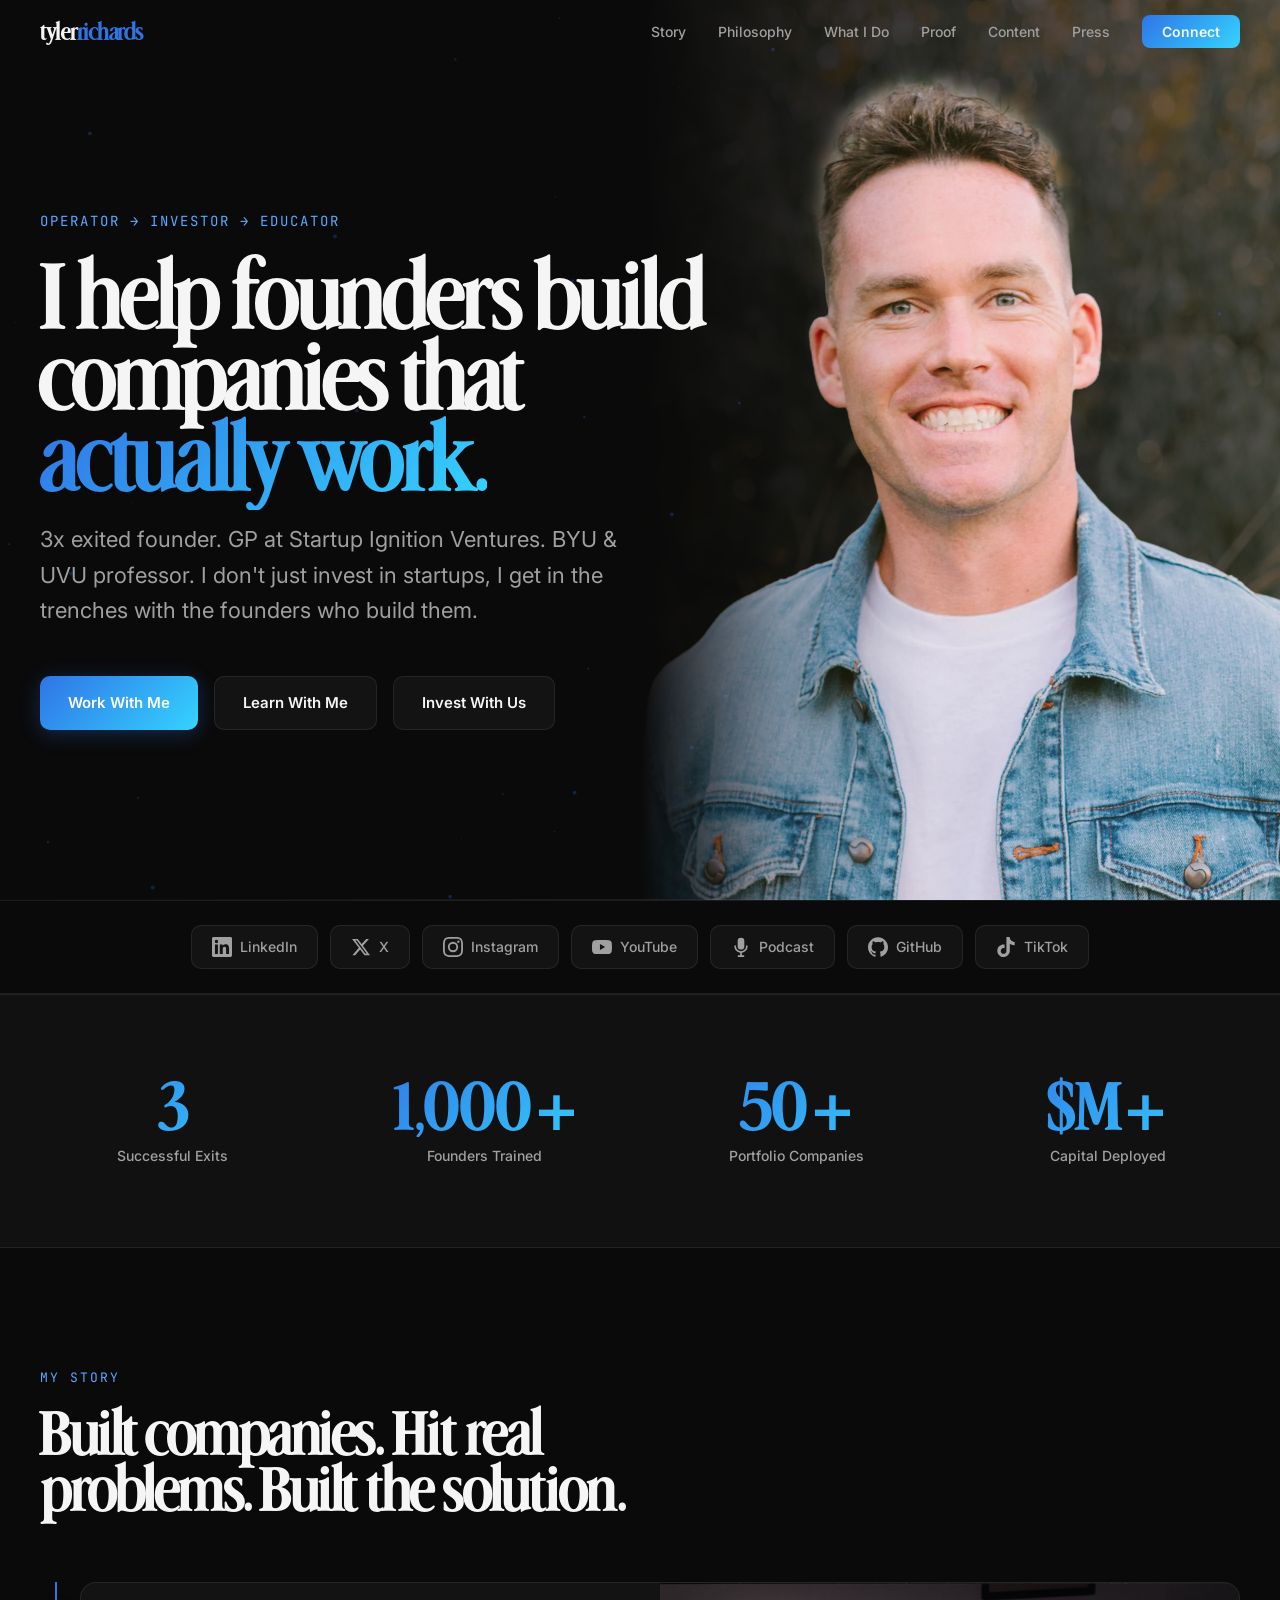
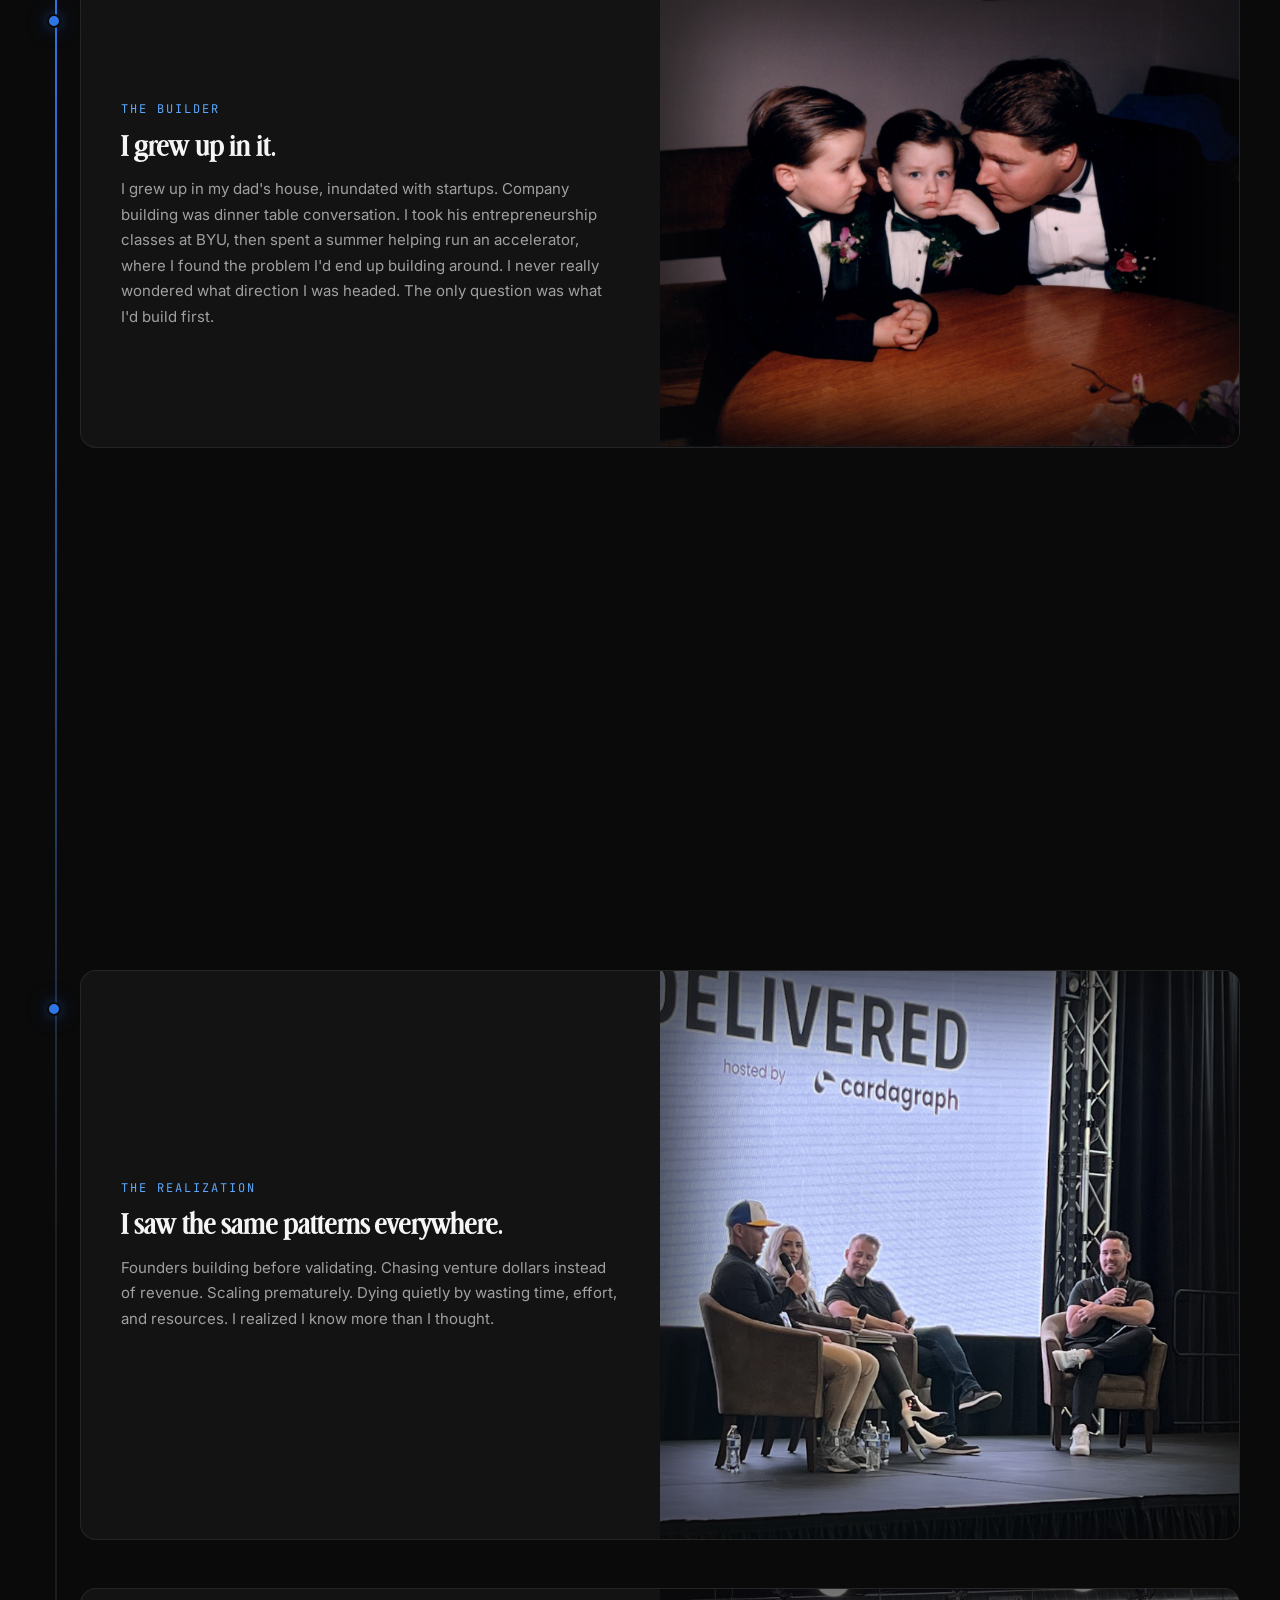
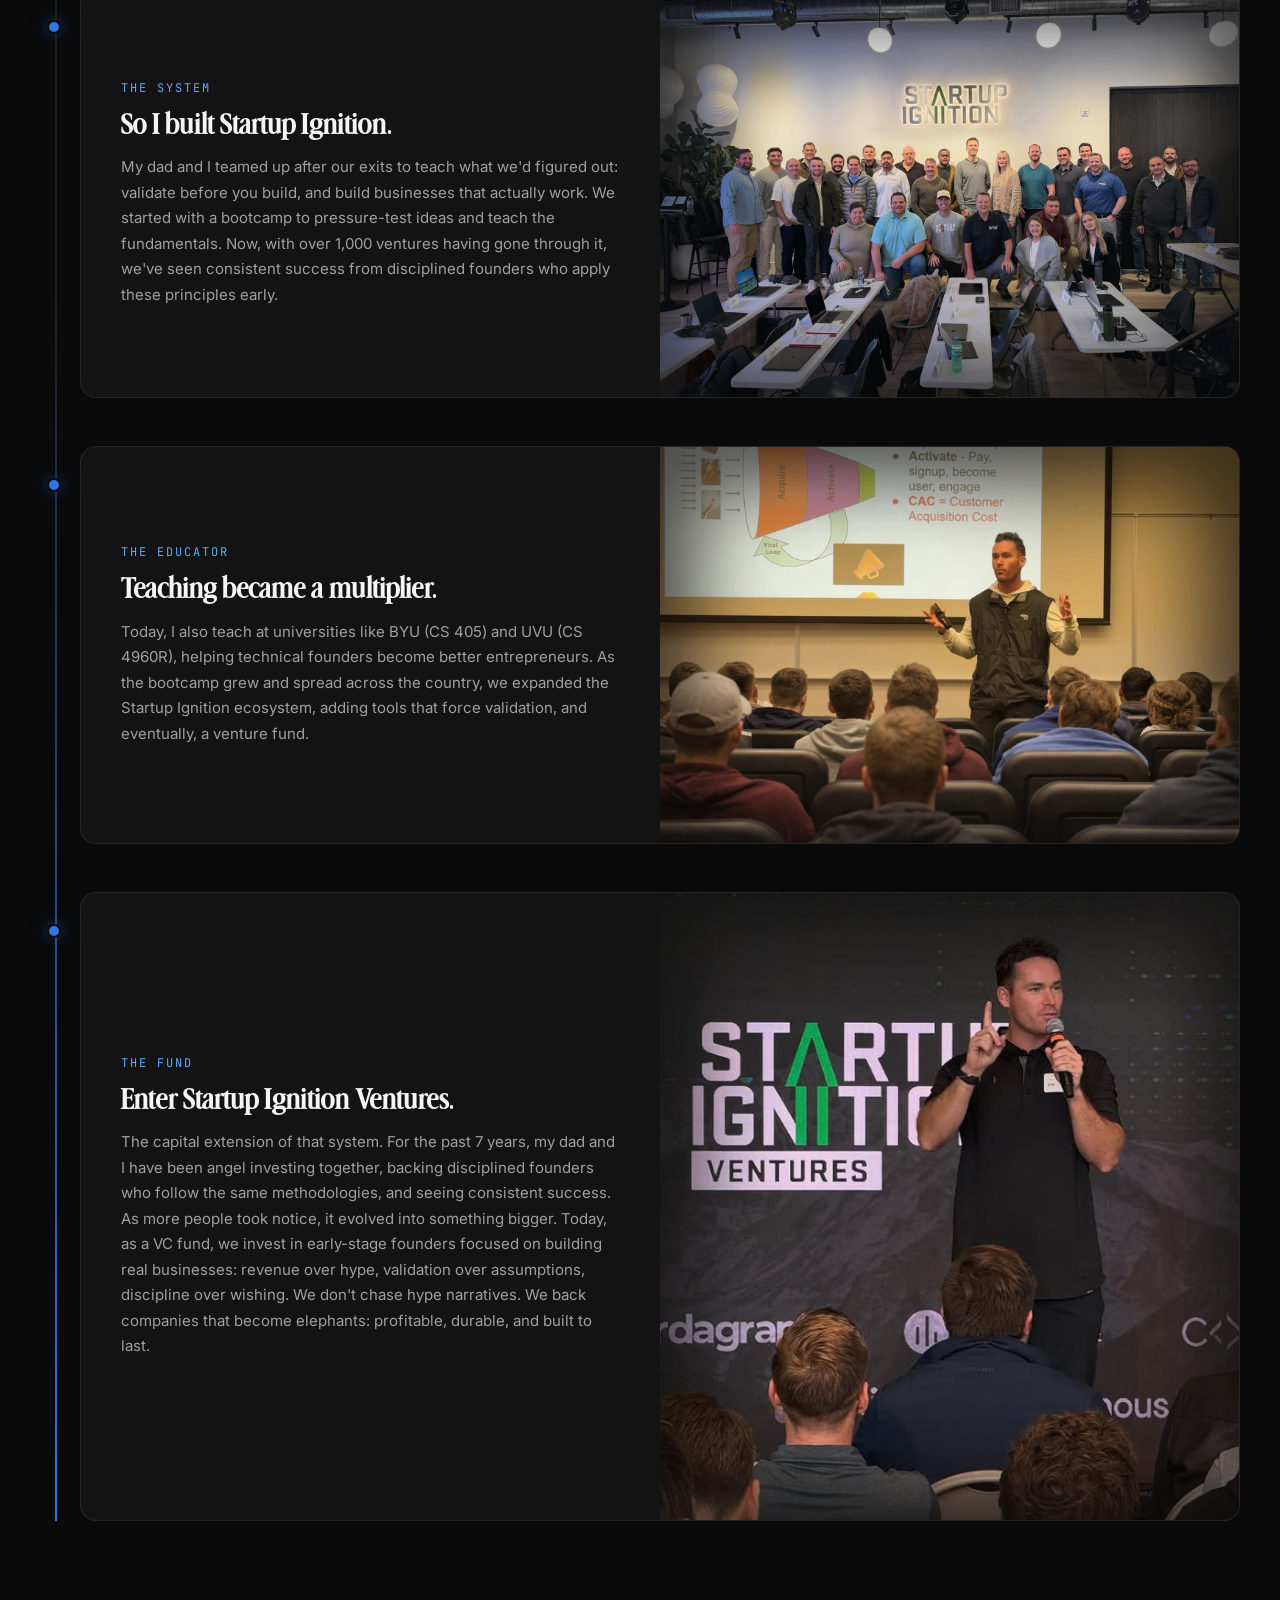
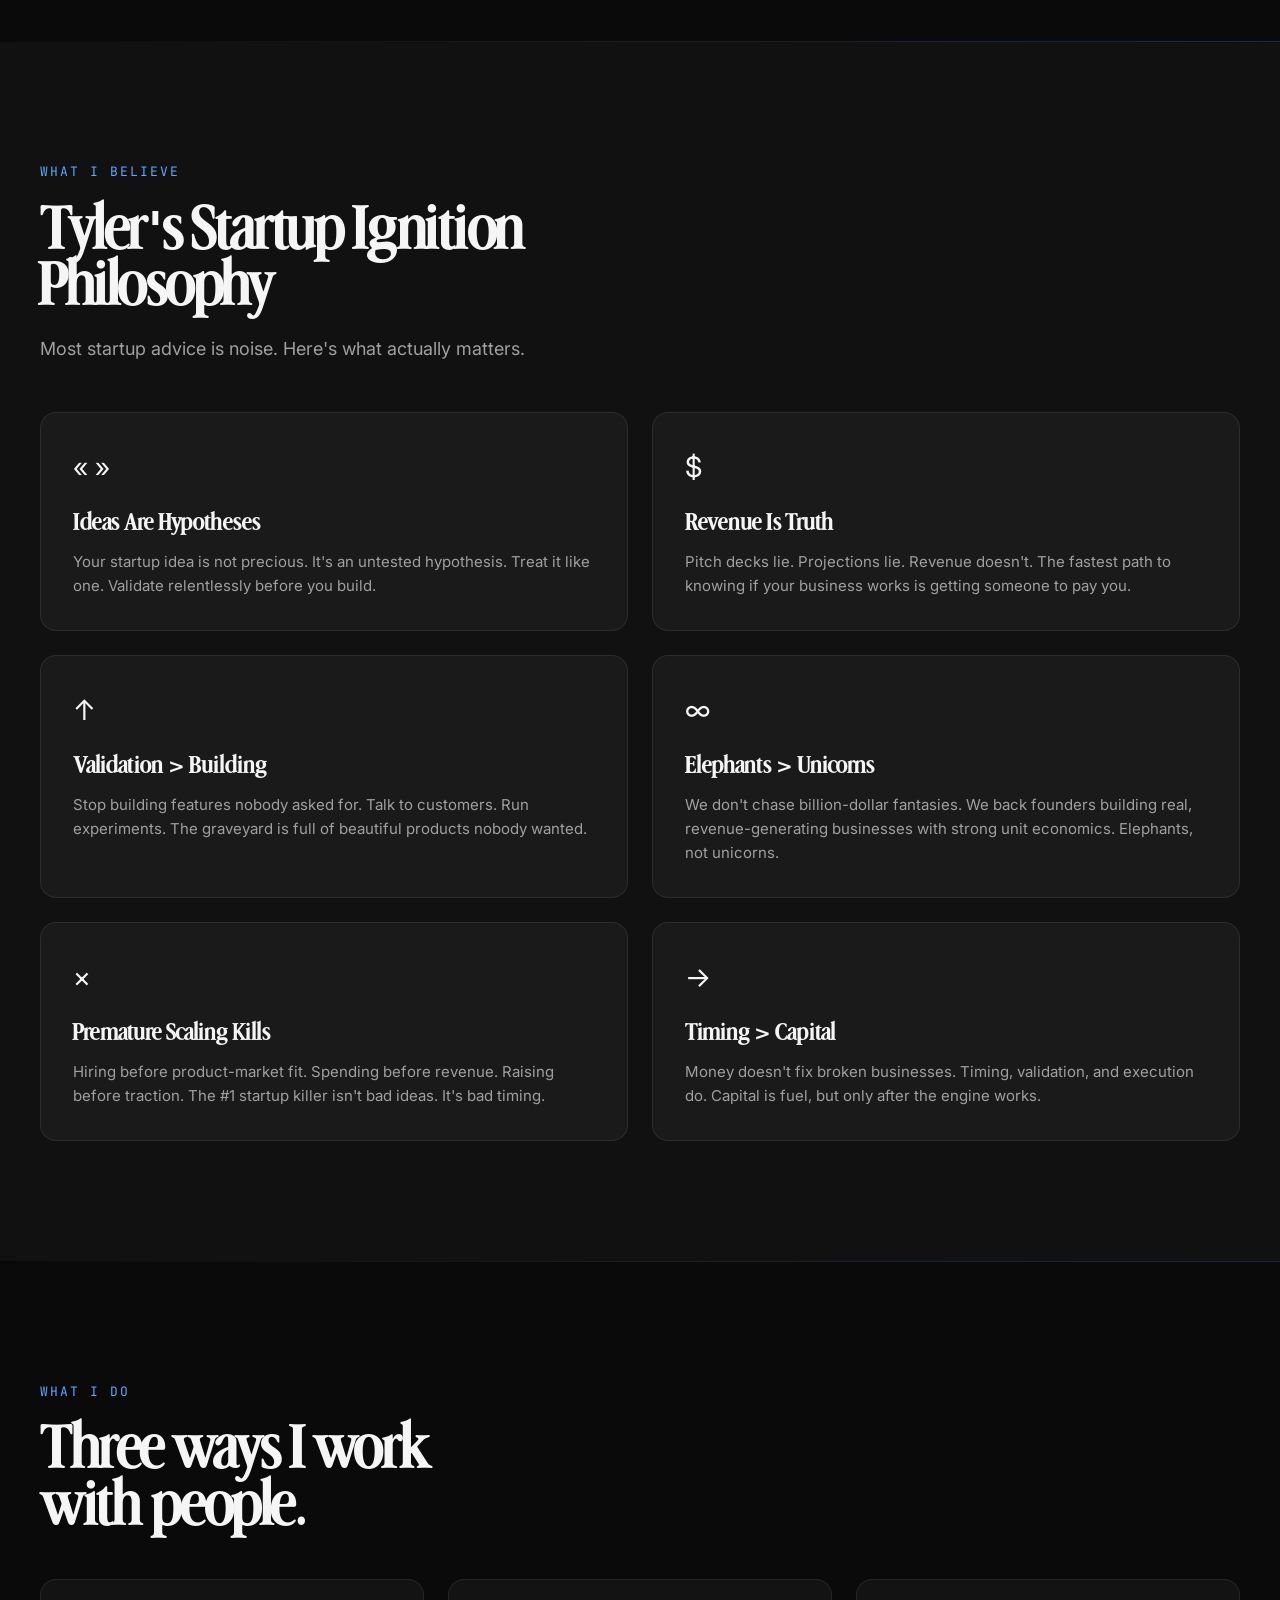
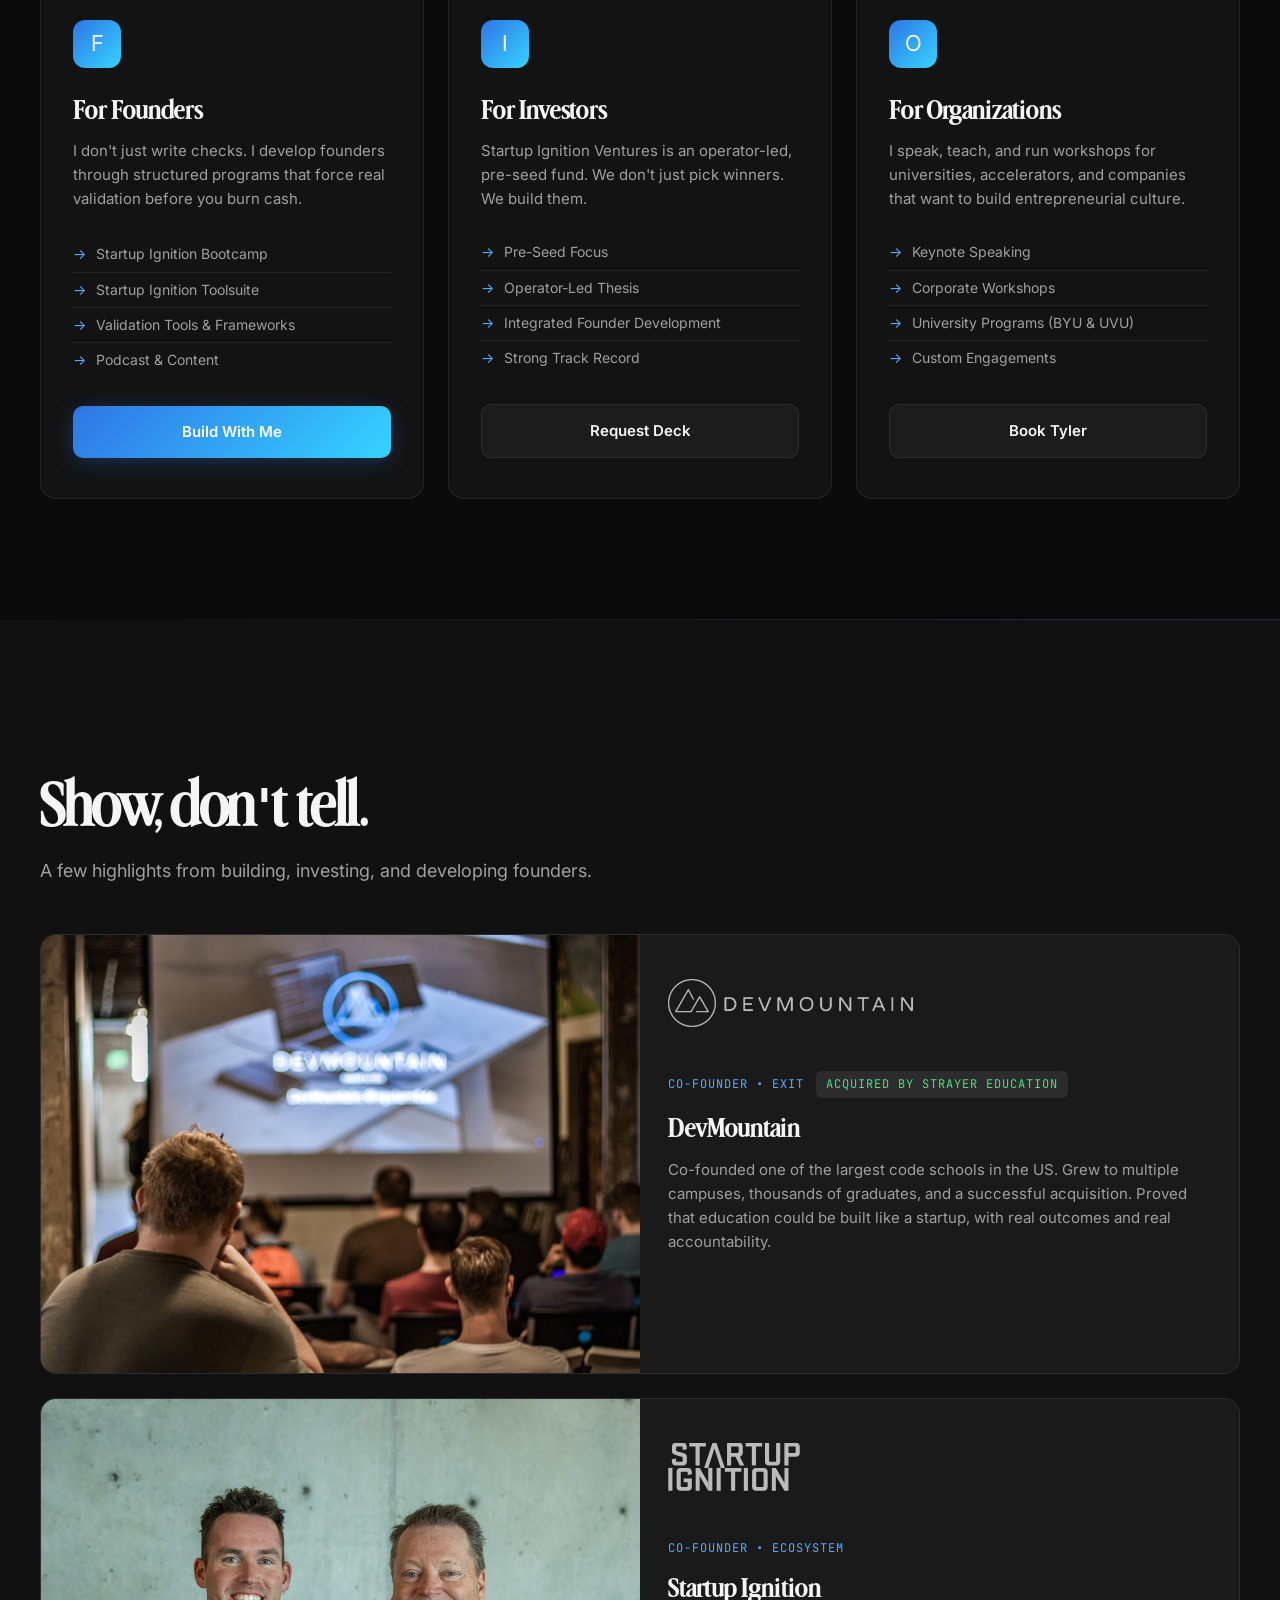
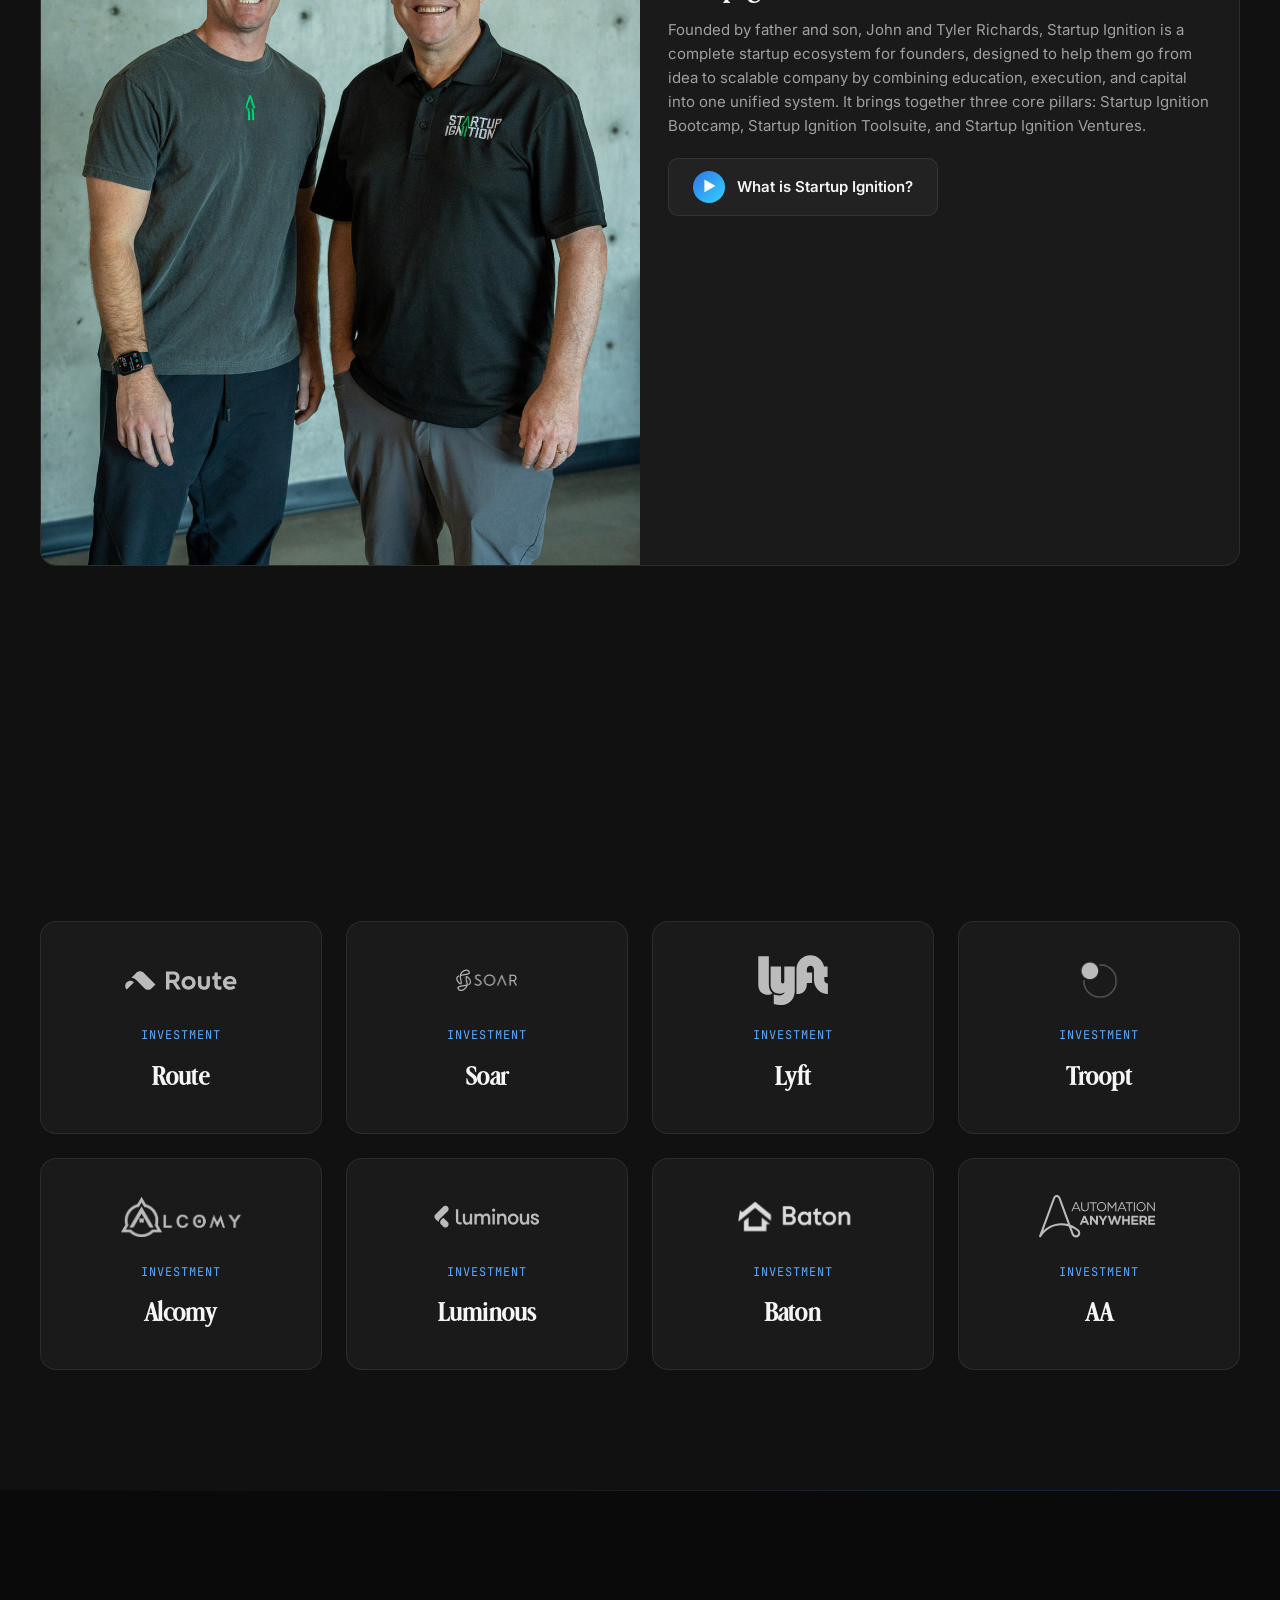
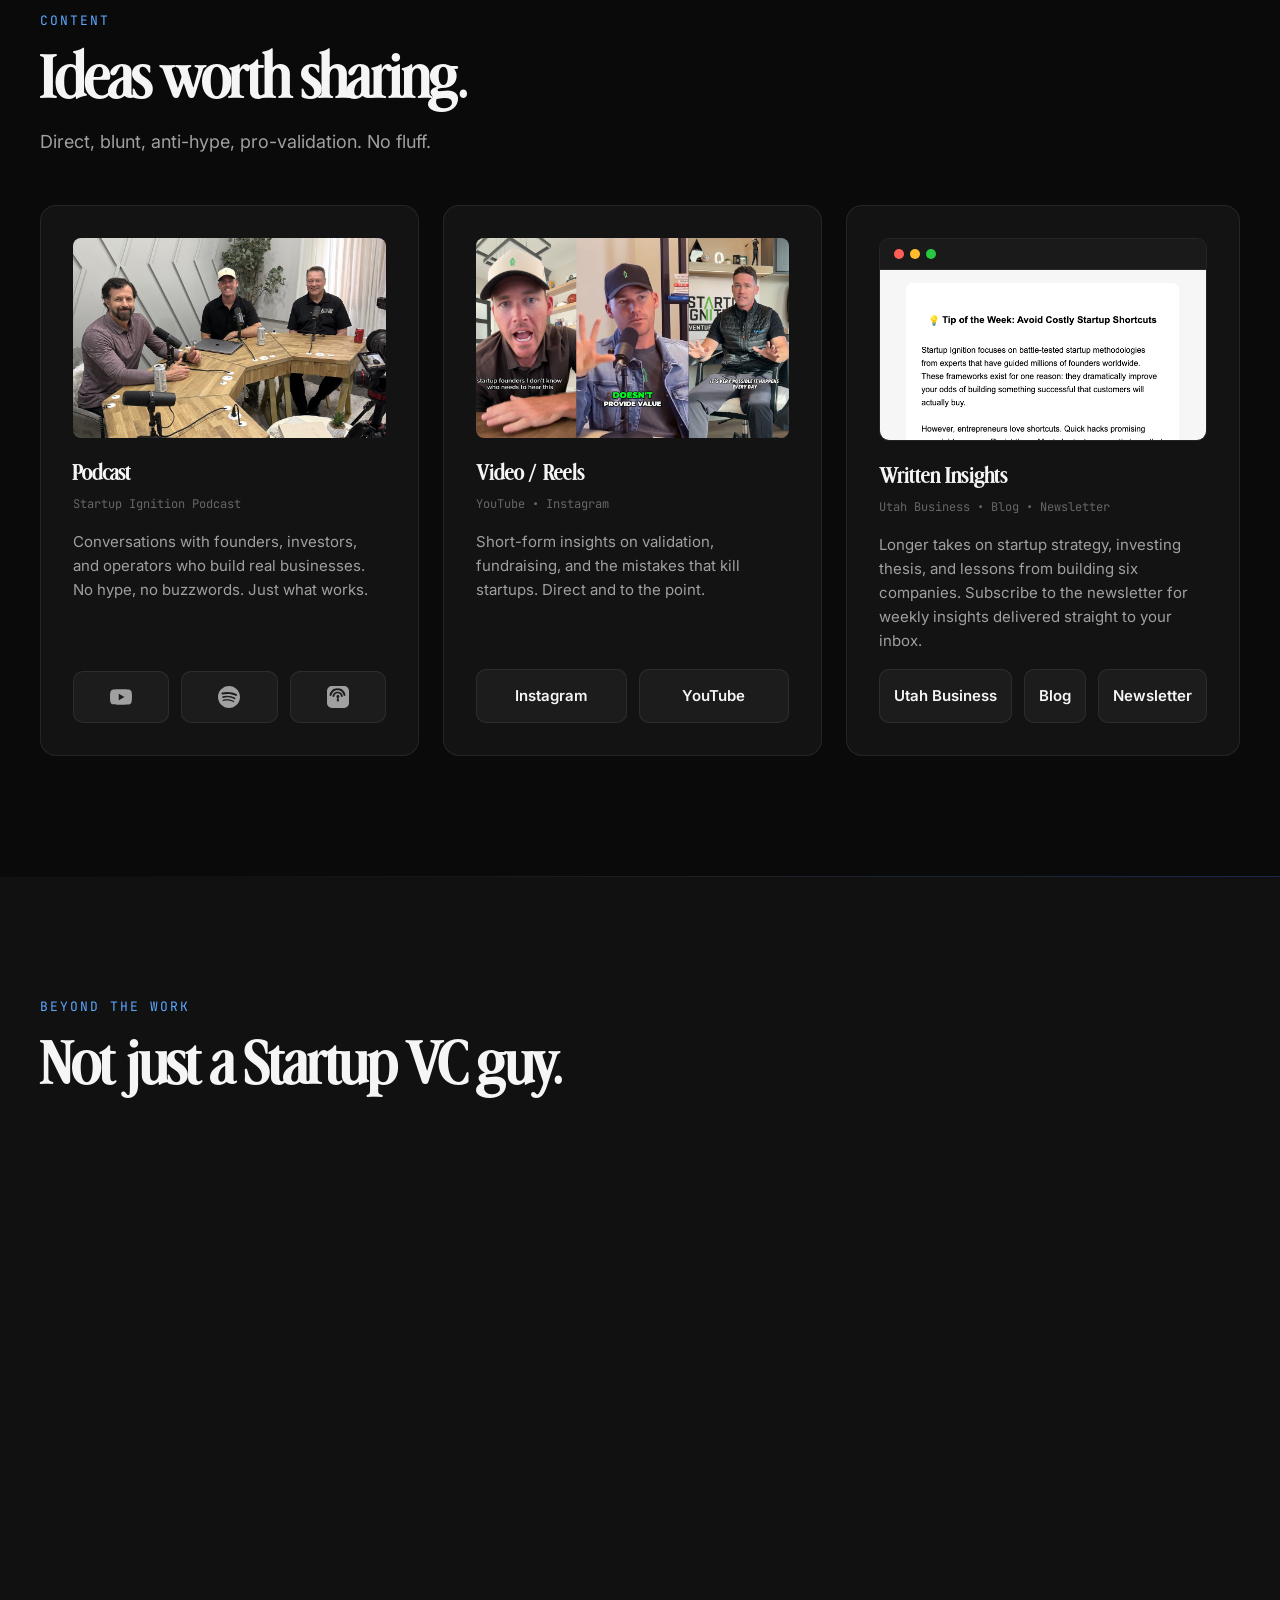
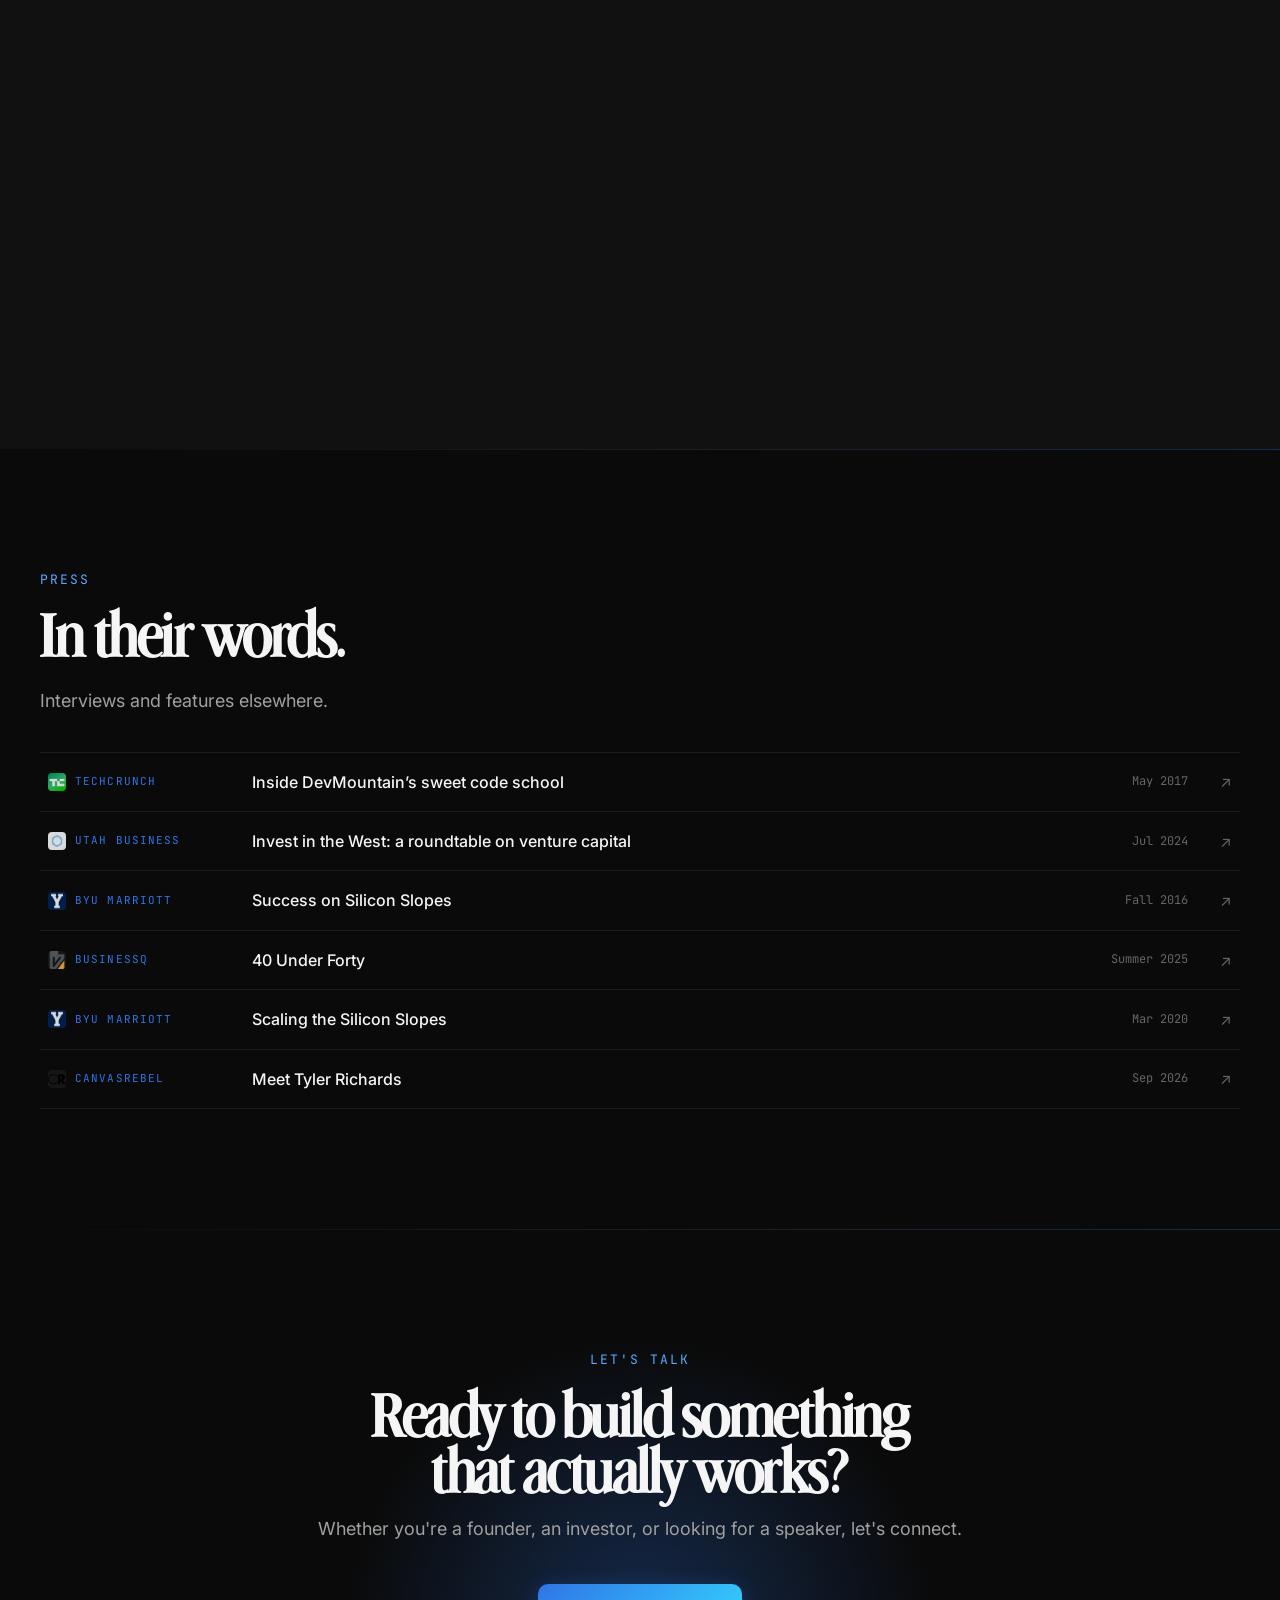
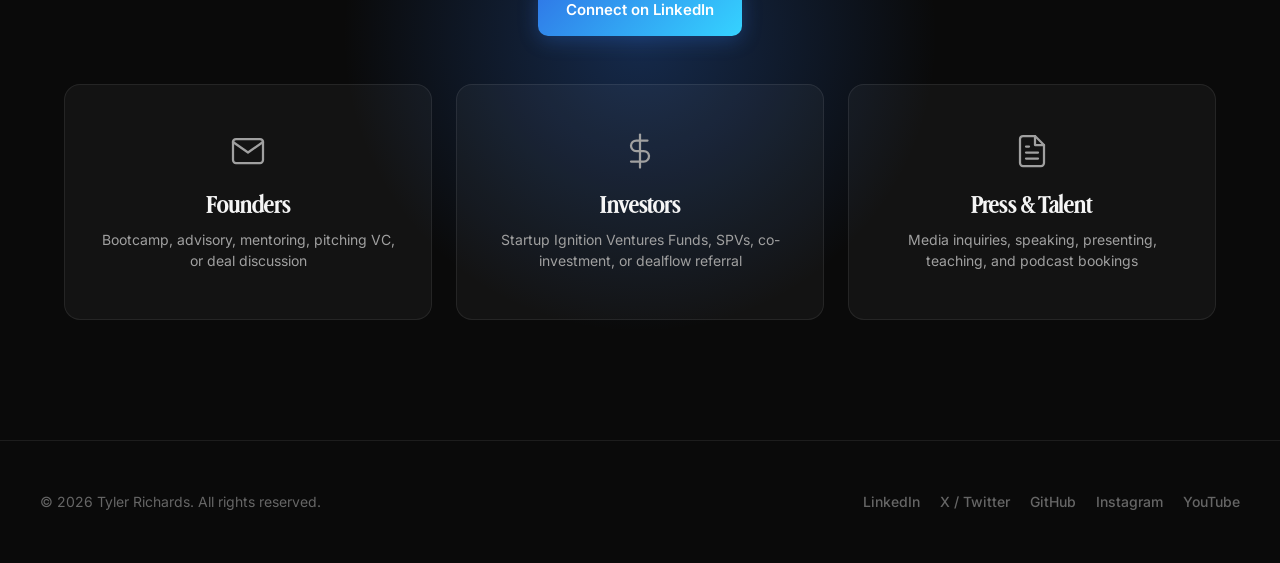
<file: index.html>
<!DOCTYPE html>
<html lang="en">
<head>
  <meta charset="UTF-8">
  <meta name="viewport" content="width=device-width, initial-scale=1.0">
  <title>Tyler Richards | 3x Exited Founder. Investor. VC. Startup Educator.</title>
  <meta name="description" content="I help founders build companies that actually work. Building Startup Ignition and GP at Startup Ignition Ventures.">
  <meta name="author" content="Tyler Richards">
  <link rel="canonical" href="https://tylerjordanrichards.com/">

  <!-- Open Graph -->
  <meta property="og:title" content="Tyler Richards | 3x Exited Founder. Investor. VC. Startup Educator.">
  <meta property="og:description" content="I help founders build companies that actually work. Building Startup Ignition and GP at Startup Ignition Ventures.">
  <meta property="og:type" content="website">
  <meta property="og:image" content="https://tylerjordanrichards.com/img/og-card.jpg">
  <meta property="og:image:width" content="1200">
  <meta property="og:image:height" content="630">
  <meta property="og:image:alt" content="Tyler Richards. I help founders build companies that actually work.">
  <meta property="og:url" content="https://tylerjordanrichards.com/">
  <meta property="og:site_name" content="Tyler Richards">
  <meta name="twitter:card" content="summary_large_image">
  <meta name="twitter:title" content="Tyler Richards | 3x Exited Founder. Investor. VC. Startup Educator.">
  <meta name="twitter:description" content="I help founders build companies that actually work. Building Startup Ignition and GP at Startup Ignition Ventures.">
  <meta name="twitter:image" content="https://tylerjordanrichards.com/img/og-card.jpg">

  <!-- Fonts -->
  <link rel="preconnect" href="https://fonts.googleapis.com">
  <link rel="preconnect" href="https://fonts.gstatic.com" crossorigin>
  <link href="https://fonts.googleapis.com/css2?family=Inter:wght@400;500;600;700&family=JetBrains+Mono:wght@400;500;600&display=swap" rel="stylesheet">

  <!-- Favicon -->
  <link rel="icon" type="image/svg+xml" href="favicon.svg">
  <link rel="icon" href="favicon.ico">
  <link rel="apple-touch-icon" href="favicon.png">

  <!-- Styles -->
  <link rel="stylesheet" href="css/site.css">

  <!-- Structured data: ties this site to the Wikidata entity -->
  <script type="application/ld+json">
{
  "@context": "https://schema.org",
  "@graph": [
    {
      "@type": "Person",
      "@id": "https://tylerjordanrichards.com/#tyler",
      "name": "Tyler Richards",
      "alternateName": "Tyler Jordan Richards",
      "url": "https://tylerjordanrichards.com/",
      "image": "https://tylerjordanrichards.com/img/tyler-headshot.jpg",
      "description": "Entrepreneur, investor and educator. Co-founder of DevMountain, General Partner at Startup Ignition Ventures, and entrepreneurship instructor at BYU and UVU.",
      "jobTitle": "General Partner",
      "worksFor": {
        "@type": "Organization",
        "name": "Startup Ignition Ventures",
        "url": "https://www.startupignition.com/ventures/"
      },
      "alumniOf": {
        "@type": "CollegeOrUniversity",
        "name": "BYU Marriott School of Business",
        "url": "https://marriott.byu.edu/"
      },
      "knowsAbout": [
        "Entrepreneurship",
        "Venture capital",
        "Pre-seed investing",
        "Customer discovery",
        "Product-market fit",
        "Lean startup methodology"
      ],
      "sameAs": [
        "https://www.wikidata.org/wiki/Q139585241",
        "https://www.linkedin.com/in/tylerjordanrichards",
        "https://twitter.com/trich_",
        "https://www.instagram.com/t_rich/",
        "https://github.com/trich7",
        "https://www.tiktok.com/@t_rich",
        "https://www.youtube.com/user/tylerjordanrichards",
        "https://www.crunchbase.com/person/tyler-richards"
      ]
    },
    {
      "@type": "WebSite",
      "@id": "https://tylerjordanrichards.com/#website",
      "url": "https://tylerjordanrichards.com/",
      "name": "Tyler Richards",
      "about": {
        "@id": "https://tylerjordanrichards.com/#tyler"
      },
      "publisher": {
        "@id": "https://tylerjordanrichards.com/#tyler"
      }
    }
  ]
}
  </script>
</head>
<body>

  <!-- ===== NAVIGATION ===== -->
  <nav class="nav" id="nav">
    <div class="nav-inner">
      <a href="#" class="nav-logo">tyler<span>richards</span></a>
      <ul class="nav-links">
        <li><a href="#story">Story</a></li>
        <li><a href="#philosophy">Philosophy</a></li>
        <li><a href="#pathways">What I Do</a></li>
        <li><a href="#proof">Proof</a></li>
        <li><a href="#content">Content</a></li>
        <li><a href="#press">Press</a></li>
        <li><a href="#connect" class="nav-cta">Connect</a></li>
      </ul>
      <button class="nav-toggle" id="nav-toggle" aria-label="Menu">&#9776;</button>
    </div>
  </nav>

  <!-- Mobile Menu -->
  <div class="mobile-menu" id="mobile-menu" onclick="if(event.target===this){closeMenu();}">
    <a href="javascript:void(0)" class="mobile-close" id="mobile-close" role="button">&times;</a>
    <a href="#story" class="mobile-link">Story</a>
    <a href="#philosophy" class="mobile-link">Philosophy</a>
    <a href="#pathways" class="mobile-link">What I Do</a>
    <a href="#proof" class="mobile-link">Proof</a>
    <a href="#content" class="mobile-link">Content</a>
    <a href="#connect" class="mobile-link">Connect</a>
  </div>

  <!-- ===== HERO ===== -->
  <section class="hero" id="hero">
    <canvas id="hero-particles"></canvas>
    <div class="hero-subject" aria-hidden="true"></div>
    <div class="hero-content">
      <div class="hero-eyebrow fade-in">Operator &rarr; Investor &rarr; Educator</div>
      <h1 class="fade-in fade-in-delay-1">
        I help founders build<br>
        companies that<br>
        <span class="gradient-text">actually work.</span>
      </h1>
      <p class="hero-subtitle fade-in fade-in-delay-2">
        3x exited founder. GP at Startup Ignition Ventures. BYU &amp; UVU professor.
        I don't just invest in startups, I get in the trenches with the founders who build them.
      </p>
      <div class="hero-ctas fade-in fade-in-delay-3">
        <a href="#pathways" class="btn btn-primary">Work With Me</a>
        <!-- TODO: Update these links to actual URLs -->
        <a href="#founders" class="btn btn-secondary">Learn With Me</a>
        <a href="#investors" class="btn btn-secondary">Invest With Us</a>
      </div>
    </div>
  </section>

  <!-- ===== SOCIAL STRIP ===== -->
  <section class="social-strip">
    <div class="social-strip-inner">
      <a href="https://www.linkedin.com/in/tylerjordanrichards" target="_blank" class="social-link">
        <svg viewBox="0 0 24 24" width="20" height="20" fill="currentColor"><path d="M20.447 20.452h-3.554v-5.569c0-1.328-.027-3.037-1.852-3.037-1.853 0-2.136 1.445-2.136 2.939v5.667H9.351V9h3.414v1.561h.046c.477-.9 1.637-1.85 3.37-1.85 3.601 0 4.267 2.37 4.267 5.455v6.286zM5.337 7.433a2.062 2.062 0 0 1-2.063-2.065 2.064 2.064 0 1 1 2.063 2.065zm1.782 13.019H3.555V9h3.564v11.452zM22.225 0H1.771C.792 0 0 .774 0 1.729v20.542C0 23.227.792 24 1.771 24h20.451C23.2 24 24 23.227 24 22.271V1.729C24 .774 23.2 0 22.222 0h.003z"/></svg>
        <span>LinkedIn</span>
      </a>
      <a href="https://twitter.com/trich_" target="_blank" class="social-link">
        <svg viewBox="0 0 24 24" width="20" height="20" fill="currentColor"><path d="M18.244 2.25h3.308l-7.227 8.26 8.502 11.24H16.17l-5.214-6.817L4.99 21.75H1.68l7.73-8.835L1.254 2.25H8.08l4.713 6.231zm-1.161 17.52h1.833L7.084 4.126H5.117z"/></svg>
        <span>X</span>
      </a>
      <a href="https://www.instagram.com/t_rich/" target="_blank" class="social-link">
        <svg viewBox="0 0 24 24" width="20" height="20" fill="currentColor"><path d="M12 2.163c3.204 0 3.584.012 4.85.07 3.252.148 4.771 1.691 4.919 4.919.058 1.265.069 1.645.069 4.849 0 3.205-.012 3.584-.069 4.849-.149 3.225-1.664 4.771-4.919 4.919-1.266.058-1.644.07-4.85.07-3.204 0-3.584-.012-4.849-.07-3.26-.149-4.771-1.699-4.919-4.92-.058-1.265-.07-1.644-.07-4.849 0-3.204.013-3.583.07-4.849.149-3.227 1.664-4.771 4.919-4.919 1.266-.057 1.645-.069 4.849-.069zM12 0C8.741 0 8.333.014 7.053.072 2.695.272.273 2.69.073 7.052.014 8.333 0 8.741 0 12c0 3.259.014 3.668.072 4.948.2 4.358 2.618 6.78 6.98 6.98C8.333 23.986 8.741 24 12 24c3.259 0 3.668-.014 4.948-.072 4.354-.2 6.782-2.618 6.979-6.98.059-1.28.073-1.689.073-4.948 0-3.259-.014-3.667-.072-4.947-.196-4.354-2.617-6.78-6.979-6.98C15.668.014 15.259 0 12 0zm0 5.838a6.162 6.162 0 1 0 0 12.324 6.162 6.162 0 0 0 0-12.324zM12 16a4 4 0 1 1 0-8 4 4 0 0 1 0 8zm6.406-11.845a1.44 1.44 0 1 0 0 2.881 1.44 1.44 0 0 0 0-2.881z"/></svg>
        <span>Instagram</span>
      </a>
      <a href="https://www.youtube.com/@StartupIgnition" target="_blank" class="social-link">
        <svg viewBox="0 0 24 24" width="20" height="20" fill="currentColor"><path d="M23.498 6.186a3.016 3.016 0 0 0-2.122-2.136C19.505 3.545 12 3.545 12 3.545s-7.505 0-9.377.505A3.017 3.017 0 0 0 .502 6.186C0 8.07 0 12 0 12s0 3.93.502 5.814a3.016 3.016 0 0 0 2.122 2.136c1.871.505 9.376.505 9.376.505s7.505 0 9.377-.505a3.015 3.015 0 0 0 2.122-2.136C24 15.93 24 12 24 12s0-3.93-.502-5.814zM9.545 15.568V8.432L15.818 12l-6.273 3.568z"/></svg>
        <span>YouTube</span>
      </a>
      <a href="https://www.startupignition.com/podcast/" target="_blank" class="social-link">
        <svg viewBox="0 0 24 24" width="20" height="20" fill="currentColor"><path d="M12 1a4 4 0 0 1 4 4v6a4 4 0 0 1-8 0V5a4 4 0 0 1 4-4zm7 9a1 1 0 0 1 1 1 8 8 0 0 1-7 7.94V22h2a1 1 0 1 1 0 2H9a1 1 0 1 1 0-2h2v-3.06A8 8 0 0 1 4 11a1 1 0 1 1 2 0 6 6 0 0 0 12 0 1 1 0 0 1 1-1z"/></svg>
        <span>Podcast</span>
      </a>
      <a href="https://github.com/trich7" target="_blank" class="social-link">
        <svg viewBox="0 0 24 24" width="20" height="20" fill="currentColor"><path d="M12 .297c-6.63 0-12 5.373-12 12 0 5.303 3.438 9.8 8.205 11.385.6.113.82-.258.82-.577 0-.285-.01-1.04-.015-2.04-3.338.724-4.042-1.61-4.042-1.61C4.422 18.07 3.633 17.7 3.633 17.7c-1.087-.744.084-.729.084-.729 1.205.084 1.838 1.236 1.838 1.236 1.07 1.835 2.809 1.305 3.495.998.108-.776.417-1.305.76-1.605-2.665-.3-5.466-1.332-5.466-5.93 0-1.31.465-2.38 1.235-3.22-.135-.303-.54-1.523.105-3.176 0 0 1.005-.322 3.3 1.23.96-.267 1.98-.399 3-.405 1.02.006 2.04.138 3 .405 2.28-1.552 3.285-1.23 3.285-1.23.645 1.653.24 2.873.12 3.176.765.84 1.23 1.91 1.23 3.22 0 4.61-2.805 5.625-5.475 5.92.42.36.81 1.096.81 2.22 0 1.606-.015 2.896-.015 3.286 0 .315.21.69.825.57C20.565 22.092 24 17.592 24 12.297c0-6.627-5.373-12-12-12"/></svg>
        <span>GitHub</span>
      </a>
      <a href="https://www.tiktok.com/@t_rich" target="_blank" class="social-link">
        <svg viewBox="0 0 24 24" width="20" height="20" fill="currentColor"><path d="M12.525.02c1.31-.02 2.61-.01 3.91-.02.08 1.53.63 3.09 1.75 4.17 1.12 1.11 2.7 1.62 4.24 1.79v4.03c-1.44-.05-2.89-.35-4.2-.97-.57-.26-1.1-.59-1.62-.93-.01 2.92.01 5.84-.02 8.75-.08 1.4-.54 2.79-1.35 3.94-1.31 1.92-3.58 3.17-5.91 3.21-1.43.08-2.86-.31-4.08-1.03-2.02-1.19-3.44-3.37-3.65-5.71-.02-.5-.03-1-.01-1.49.18-1.9 1.12-3.72 2.58-4.96 1.66-1.44 3.98-2.13 6.15-1.72.02 1.48-.04 2.96-.04 4.44-.99-.32-2.15-.23-3.02.37-.63.41-1.11 1.04-1.36 1.75-.21.51-.15 1.07-.14 1.61.24 1.64 1.82 3.02 3.5 2.87 1.12-.01 2.19-.66 2.77-1.61.19-.33.4-.67.41-1.06.1-1.79.06-3.57.07-5.36.01-4.03-.01-8.05.02-12.07z"/></svg>
        <span>TikTok</span>
      </a>
    </div>
  </section>

  <!-- ===== CREDIBILITY STRIP ===== -->
  <section class="credibility fade-in">
    <div class="stats-grid">
      <div class="stat">
        <div class="stat-number">3</div>
        <div class="stat-label">Successful Exits</div>
      </div>
      <div class="stat">
        <div class="stat-number">1,000+</div>
        <div class="stat-label">Founders Trained</div>
      </div>
      <div class="stat">
        <!-- TODO: Update with actual portfolio company count -->
        <div class="stat-number">50+</div>
        <div class="stat-label">Portfolio Companies</div>
      </div>
      <div class="stat">
        <!-- TODO: Update with actual fund count or dollar amount -->
        <div class="stat-number">$M+</div>
        <div class="stat-label">Capital Deployed</div>
      </div>
    </div>
  </section>

  <!-- ===== STORY (TIMELINE) ===== -->
  <section class="story section" id="story">
    <div class="story-content">
      <div class="section-label fade-in">My Story</div>
      <h2 class="section-title fade-in">Built companies. Hit real<br>problems. Built the solution.</h2>

      <div class="timeline">

        <!-- 1: The Builder -->
        <div class="timeline-item fade-in">
          <div class="timeline-marker"></div>
          <div class="timeline-card">
            <div class="timeline-card-content">
              <span class="timeline-era">The Builder</span>
              <h3>I grew up in it.</h3>
              <p>I grew up in my dad's house, inundated with startups. Company building was dinner table conversation. I took his entrepreneurship classes at BYU, then spent a summer helping run an accelerator, where I found the problem I'd end up building around. I never really wondered what direction I was headed. The only question was what I'd build first.</p>
            </div>
            <div class="timeline-card-image vignette">
              <img src="img/timeline-builder.jpg" alt="Young Tyler Richards">
            </div>
          </div>
        </div>

        <!-- 2: The Operator -->
        <div class="timeline-item fade-in">
          <div class="timeline-marker"></div>
          <div class="timeline-card reverse">
            <div class="timeline-card-image vignette">
              <img src="img/proof-devmountain.jpg" alt="DevMountain classroom">
            </div>
            <div class="timeline-card-content">
              <span class="timeline-era">The Operator</span>
              <h3>Started from scratch.</h3>
              <p>Not a theorizer, not an advisor. Someone who shipped products, hacked growth, and figured out how to make money. Six companies. Three exits. Including DevMountain, which I co-founded off a $9 domain name and grew into one of the most respected code schools in the country before it was acquired in year four.</p>
            </div>
          </div>
        </div>

        <!-- 3: The Realization -->
        <div class="timeline-item fade-in">
          <div class="timeline-marker"></div>
          <div class="timeline-card">
            <div class="timeline-card-content">
              <span class="timeline-era">The Realization</span>
              <h3>I saw the same patterns everywhere.</h3>
              <p>Founders building before validating. Chasing venture dollars instead of revenue. Scaling prematurely. Dying quietly by wasting time, effort, and resources. I realized I know more than I thought.</p>
            </div>
            <div class="timeline-card-image vignette">
              <img src="img/timeline-realization.jpg" alt="Tyler on panel">
            </div>
          </div>
        </div>

        <!-- 4: Startup Ignition -->
        <div class="timeline-item fade-in">
          <div class="timeline-marker"></div>
          <div class="timeline-card reverse">
            <div class="timeline-card-image vignette">
              <img src="img/timeline-system.jpg" alt="Startup Ignition Bootcamp">
            </div>
            <div class="timeline-card-content">
              <span class="timeline-era">The System</span>
              <h3>So I built Startup Ignition.</h3>
              <p>My dad and I teamed up after our exits to teach what we'd figured out: validate before you build, and build businesses that actually work. We started with a bootcamp to pressure-test ideas and teach the fundamentals. Now, with over 1,000 ventures having gone through it, we've seen consistent success from disciplined founders who apply these principles early.</p>
            </div>
          </div>
        </div>

        <!-- 5: Teaching -->
        <div class="timeline-item fade-in">
          <div class="timeline-marker"></div>
          <div class="timeline-card">
            <div class="timeline-card-content">
              <span class="timeline-era">The Educator</span>
              <h3>Teaching became a multiplier.</h3>
              <p>Today, I also teach at universities like BYU (CS 405) and UVU (CS 4960R), helping technical founders become better entrepreneurs. As the bootcamp grew and spread across the country, we expanded the Startup Ignition ecosystem, adding tools that force validation, and eventually, a venture fund.</p>
            </div>
            <div class="timeline-card-image vignette">
              <img src="img/timeline-educator.jpg" alt="Tyler teaching">
            </div>
          </div>
        </div>

        <!-- 6: The Fund -->
        <div class="timeline-item fade-in">
          <div class="timeline-marker"></div>
          <div class="timeline-card reverse">
            <div class="timeline-card-image vignette">
              <img src="img/timeline-ventures.jpg" alt="Startup Ignition Ventures">
            </div>
            <div class="timeline-card-content">
              <span class="timeline-era">The Fund</span>
              <h3>Enter Startup Ignition Ventures.</h3>
              <p>The capital extension of that system. For the past 7 years, my dad and I have been angel investing together, backing disciplined founders who follow the same methodologies, and seeing consistent success. As more people took notice, it evolved into something bigger. Today, as a VC fund, we invest in early-stage founders focused on building real businesses: revenue over hype, validation over assumptions, discipline over wishing. We don't chase hype narratives. We back companies that become elephants: profitable, durable, and built to last.</p>
            </div>
          </div>
        </div>

      </div>
    </div>
  </section>

  <div class="section-divider"></div>

  <!-- ===== PHILOSOPHY / MANIFESTO ===== -->
  <section class="philosophy section" id="philosophy">
    <div class="philosophy-content">
      <div class="section-label fade-in">What I Believe</div>
      <h2 class="section-title fade-in">Tyler's Startup Ignition<br>Philosophy</h2>
      <p class="section-subtitle fade-in">Most startup advice is noise. Here's what actually matters.</p>

      <div class="manifesto-grid">
        <div class="manifesto-item fade-in">
          <span class="icon">&laquo; &raquo;</span>
          <h3>Ideas Are Hypotheses</h3>
          <p>Your startup idea is not precious. It's an untested hypothesis. Treat it like one. Validate relentlessly before you build.</p>
        </div>
        <div class="manifesto-item fade-in fade-in-delay-1">
          <span class="icon">&dollar;</span>
          <h3>Revenue Is Truth</h3>
          <p>Pitch decks lie. Projections lie. Revenue doesn't. The fastest path to knowing if your business works is getting someone to pay you.</p>
        </div>
        <div class="manifesto-item fade-in fade-in-delay-2">
          <span class="icon">&uarr;</span>
          <h3>Validation &gt; Building</h3>
          <p>Stop building features nobody asked for. Talk to customers. Run experiments. The graveyard is full of beautiful products nobody wanted.</p>
        </div>
        <div class="manifesto-item fade-in fade-in-delay-3">
          <span class="icon">&infin;</span>
          <h3>Elephants &gt; Unicorns</h3>
          <p>We don't chase billion-dollar fantasies. We back founders building real, revenue-generating businesses with strong unit economics. Elephants, not unicorns.</p>
        </div>
        <div class="manifesto-item fade-in">
          <span class="icon">&times;</span>
          <h3>Premature Scaling Kills</h3>
          <p>Hiring before product-market fit. Spending before revenue. Raising before traction. The #1 startup killer isn't bad ideas. It's bad timing.</p>
        </div>
        <div class="manifesto-item fade-in fade-in-delay-1">
          <span class="icon">&rarr;</span>
          <h3>Timing &gt; Capital</h3>
          <p>Money doesn't fix broken businesses. Timing, validation, and execution do. Capital is fuel, but only after the engine works.</p>
        </div>
      </div>
    </div>
  </section>

  <div class="section-divider"></div>

  <!-- ===== WHAT I DO (PATHWAYS) ===== -->
  <section class="pathways section" id="pathways">
    <div class="pathways-content">
      <div class="section-label fade-in">What I Do</div>
      <h2 class="section-title fade-in">Three ways I work<br>with people.</h2>

      <div class="pathways-grid">

        <!-- For Founders -->
        <div class="pathway-card fade-in" id="founders">
          <div class="card-icon">F</div>
          <h3>For Founders</h3>
          <p>I don't just write checks. I develop founders through structured programs that force real validation before you burn cash.</p>
          <ul>
            <li>Startup Ignition Bootcamp</li>
            <li>Startup Ignition Toolsuite</li>
            <li>Validation Tools &amp; Frameworks</li>
            <li>Podcast &amp; Content</li>
          </ul>
          <!-- TODO: Update link -->
          <a href="#connect" class="btn btn-primary">Build With Me</a>
        </div>

        <!-- For Investors / LPs -->
        <div class="pathway-card fade-in fade-in-delay-1" id="investors">
          <div class="card-icon">I</div>
          <h3>For Investors</h3>
          <p>Startup Ignition Ventures is an operator-led, pre-seed fund. We don't just pick winners. We build them.</p>
          <ul>
            <li>Pre-Seed Focus</li>
            <li>Operator-Led Thesis</li>
            <li>Integrated Founder Development</li>
            <li>Strong Track Record</li>
          </ul>
          <!-- TODO: Update link to LP deck or contact -->
          <a href="#connect" class="btn btn-secondary">Request Deck</a>
        </div>

        <!-- For Organizations -->
        <div class="pathway-card fade-in fade-in-delay-2">
          <div class="card-icon">O</div>
          <h3>For Organizations</h3>
          <p>I speak, teach, and run workshops for universities, accelerators, and companies that want to build entrepreneurial culture.</p>
          <ul>
            <li>Keynote Speaking</li>
            <li>Corporate Workshops</li>
            <li>University Programs (BYU &amp; UVU)</li>
            <li>Custom Engagements</li>
          </ul>
          <!-- TODO: Update link -->
          <a href="#connect" class="btn btn-secondary">Book Tyler</a>
        </div>

      </div>
    </div>
  </section>

  <div class="section-divider"></div>

  <!-- ===== CASE STUDIES / PROOF ===== -->
  <section class="case-studies section" id="proof">
    <div class="case-studies-content">
      <div class="section-label fade-in">Proof</div>
      <h2 class="section-title fade-in">Show, don't tell.</h2>
      <p class="section-subtitle fade-in">A few highlights from building, investing, and developing founders.</p>

      <div class="case-grid">
        <!-- DevMountain (Featured) -->
        <div class="case-card case-featured fade-in">
          <div class="case-card-image">
            <img src="img/proof-devmountain.jpg" alt="DevMountain">
          </div>
          <div class="case-card-body">
            <div class="case-card-logo"><img src="img/logo-devmountain.png" alt="DevMountain Logo"></div>
            <span class="tag">Co-Founder &bull; Exit</span>
            <span class="tag tag-acquired">Acquired by Strayer Education</span>
            <h3>DevMountain</h3>
            <p>Co-founded one of the largest code schools in the US. Grew to multiple campuses, thousands of graduates, and a successful acquisition. Proved that education could be built like a startup, with real outcomes and real accountability.</p>
          </div>
        </div>

        <!-- Startup Ignition (Featured) -->
        <div class="case-card case-featured fade-in">
          <div class="case-card-image">
            <img src="img/proof-startupignition.jpg" alt="Tyler and John Richards - Startup Ignition">
          </div>
          <div class="case-card-body">
            <div class="case-card-logo"><img src="img/logo-startupignition.svg" alt="Startup Ignition Logo"></div>
            <span class="tag">Co-Founder &bull; Ecosystem</span>
            <h3>Startup Ignition</h3>
            <p>Founded by father and son, John and Tyler Richards, Startup Ignition is a complete startup ecosystem for founders, designed to help them go from idea to scalable company by combining education, execution, and capital into one unified system. It brings together three core pillars: Startup Ignition Bootcamp, Startup Ignition Toolsuite, and Startup Ignition Ventures.</p>
            <a href="https://www.youtube.com/shorts/F_8qlz9tPkE" target="_blank" class="play-link">
              <span class="play-icon">&#9654;</span> What is Startup Ignition?
            </a>
          </div>
        </div>

        <!-- Three pillars -->
        <div class="case-card fade-in">
          <div class="case-card-body">
            <span class="tag">Education</span>
            <h3>Startup Ignition Bootcamp</h3>
            <p>A high-intensity, application-based program that teaches founders how to validate ideas and avoid building the wrong thing. Over 1,000 ventures trained across the country.</p>
            <a href="https://startupignition.com/bootcamp" target="_blank" class="btn btn-secondary" style="margin-top:16px;">Learn More</a>
          </div>
        </div>

        <div class="case-card fade-in fade-in-delay-1">
          <div class="case-card-body">
            <span class="tag">Tools</span>
            <h3>Startup Ignition Toolsuite</h3>
            <p>An AI-powered platform providing ongoing education, frameworks, and tools to help founders test, build, and grow their startups efficiently.</p>
            <a href="https://startupignition.com/toolsuite" target="_blank" class="btn btn-secondary" style="margin-top:16px;">Learn More</a>
          </div>
        </div>

        <div class="case-card fade-in fade-in-delay-2">
          <div class="case-card-body">
            <span class="tag">Capital</span>
            <h3>Startup Ignition Ventures</h3>
            <p>A pre-seed venture fund investing in the most promising founders coming through the ecosystem. Disciplined, revenue-driven companies built on real validation, not hype.</p>
            <div style="display:flex;gap:12px;margin-top:16px;">
              <a href="https://startupignition.com/ventures_instant" target="_blank" class="btn btn-primary">Pitch Tyler</a>
              <a href="https://startupignition.com/ventures" target="_blank" class="btn btn-secondary">Learn More</a>
            </div>
          </div>
        </div>

        <!-- Investments -->
        <div class="case-card investment-card fade-in">
          <div class="case-card-body investment-body">
            <div class="investment-logo"><img src="img/portfolio-route.svg" alt="Route"></div>
            <span class="tag">Investment</span>
            <h3>Route</h3>
          </div>
        </div>

        <div class="case-card investment-card fade-in fade-in-delay-1">
          <div class="case-card-body investment-body">
            <div class="investment-logo"><img src="img/portfolio-soar.png" alt="Soar"></div>
            <span class="tag">Investment</span>
            <h3>Soar</h3>
          </div>
        </div>

        <div class="case-card investment-card fade-in fade-in-delay-2">
          <div class="case-card-body investment-body">
            <div class="investment-logo"><img src="img/portfolio-lyft.svg" alt="Lyft"></div>
            <span class="tag">Investment</span>
            <h3>Lyft</h3>
          </div>
        </div>

        <div class="case-card investment-card fade-in fade-in-delay-3">
          <div class="case-card-body investment-body">
            <div class="investment-logo"><img src="img/portfolio-troopt.png" alt="Troopt"></div>
            <span class="tag">Investment</span>
            <h3>Troopt</h3>
          </div>
        </div>

        <!-- Row 2 investments -->
        <div class="case-card investment-card fade-in">
          <div class="case-card-body investment-body">
            <div class="investment-logo"><img src="img/portfolio-alcomy.png" alt="Alcomy"></div>
            <span class="tag">Investment</span>
            <h3>Alcomy</h3>
          </div>
        </div>

        <div class="case-card investment-card fade-in fade-in-delay-1">
          <div class="case-card-body investment-body">
            <div class="investment-logo"><img src="img/portfolio-luminous.svg" alt="Luminous"></div>
            <span class="tag">Investment</span>
            <h3>Luminous</h3>
          </div>
        </div>

        <div class="case-card investment-card fade-in fade-in-delay-2">
          <div class="case-card-body investment-body">
            <div class="investment-logo"><img src="img/portfolio-baton.svg" alt="Baton" class="no-invert"></div>
            <span class="tag">Investment</span>
            <h3>Baton</h3>
          </div>
        </div>

        <div class="case-card investment-card fade-in fade-in-delay-3">
          <div class="case-card-body investment-body">
            <div class="investment-logo"><img src="img/portfolio-automationanywhere.svg" alt="Automation Anywhere"></div>
            <span class="tag">Investment</span>
            <h3>AA</h3>
          </div>
        </div>
      </div>
    </div>
  </section>

  <div class="section-divider"></div>

  <!-- ===== CONTENT HUB ===== -->
  <section class="content-hub section" id="content">
    <div class="content-hub-inner">
      <div class="section-label fade-in">Content</div>
      <h2 class="section-title fade-in">Ideas worth sharing.</h2>
      <p class="section-subtitle fade-in">Direct, blunt, anti-hype, pro-validation. No fluff.</p>

      <div class="content-grid">
        <!-- TODO: Replace with actual content links / embeds -->
        <div class="content-card fade-in">
          <div class="content-card-image"><img src="img/content-podcast.jpg" alt="Podcast"></div>
          <h3>Podcast</h3>
          <div class="meta">Startup Ignition Podcast</div>
          <p>Conversations with founders, investors, and operators who build real businesses. No hype, no buzzwords. Just what works.</p>
          <div class="podcast-links">
            <a href="https://www.youtube.com/playlist?list=PLFASQ_bNkXfrZ2mU5IM9warU8PDBLVlfv" target="_blank" title="YouTube" class="icon-link">
              <svg viewBox="0 0 24 24" width="22" height="22" fill="currentColor"><path d="M23.498 6.186a3.016 3.016 0 0 0-2.122-2.136C19.505 3.545 12 3.545 12 3.545s-7.505 0-9.377.505A3.017 3.017 0 0 0 .502 6.186C0 8.07 0 12 0 12s0 3.93.502 5.814a3.016 3.016 0 0 0 2.122 2.136c1.871.505 9.376.505 9.376.505s7.505 0 9.377-.505a3.015 3.015 0 0 0 2.122-2.136C24 15.93 24 12 24 12s0-3.93-.502-5.814zM9.545 15.568V8.432L15.818 12l-6.273 3.568z"/></svg>
            </a>
            <a href="https://open.spotify.com/show/7sjjZhyt4kaXpBwShGLfts" target="_blank" title="Spotify" class="icon-link">
              <svg viewBox="0 0 24 24" width="22" height="22" fill="currentColor"><path d="M12 0C5.4 0 0 5.4 0 12s5.4 12 12 12 12-5.4 12-12S18.66 0 12 0zm5.521 17.34c-.24.359-.66.48-1.021.24-2.82-1.74-6.36-2.101-10.561-1.141-.418.122-.779-.179-.899-.539-.12-.421.18-.78.54-.9 4.56-1.021 8.52-.6 11.64 1.32.42.18.479.659.301 1.02zm1.44-3.3c-.301.42-.841.6-1.262.3-3.239-1.98-8.159-2.58-11.939-1.38-.479.12-1.02-.12-1.14-.6-.12-.48.12-1.021.6-1.141C9.6 9.9 15 10.561 18.72 12.84c.361.181.54.78.241 1.2zm.12-3.36C15.24 8.4 8.82 8.16 5.16 9.301c-.6.179-1.2-.181-1.38-.721-.18-.601.18-1.2.72-1.381 4.26-1.26 11.28-1.02 15.721 1.621.539.3.719 1.02.419 1.56-.299.421-1.02.599-1.559.3z"/></svg>
            </a>
            <a href="https://podcasts.apple.com/us/podcast/startup-ignition-podcast/id1794898889" target="_blank" title="Apple Podcasts" class="icon-link">
              <svg viewBox="0 0 24 24" width="22" height="22" fill="currentColor"><path d="M5.34 0A5.328 5.328 0 0 0 0 5.34v13.32A5.328 5.328 0 0 0 5.34 24h13.32A5.328 5.328 0 0 0 24 18.66V5.34A5.328 5.328 0 0 0 18.66 0zm6.525 2.568c2.336 0 4.448.902 6.056 2.587 1.224 1.272 1.912 2.619 2.264 4.392.12.6-.12 1.2-.72 1.32-.6.12-1.2-.12-1.32-.72-.264-1.368-.816-2.4-1.74-3.36-1.32-1.38-3-2.1-4.92-2.1-1.92 0-3.6.72-4.92 2.1-.924.96-1.476 1.992-1.74 3.36-.12.6-.72.84-1.32.72-.6-.12-.84-.72-.72-1.32.352-1.773 1.04-3.12 2.264-4.392 1.608-1.685 3.72-2.587 6.056-2.587zm-.024 3.6c1.536 0 2.904.576 3.96 1.68.804.84 1.296 1.812 1.476 2.976.06.6-.36 1.08-.96 1.14-.6.06-1.08-.36-1.14-.96-.12-.744-.432-1.392-.96-1.944-.72-.744-1.584-1.116-2.604-1.116s-1.884.372-2.604 1.116c-.528.552-.84 1.2-.96 1.944-.06.6-.54 1.02-1.14.96-.6-.06-1.02-.54-.96-1.14.18-1.164.672-2.136 1.476-2.976 1.056-1.104 2.424-1.68 3.96-1.68zm.024 3.6c.924 0 1.68.756 1.68 1.68 0 .684-.408 1.272-.996 1.536.204.744.504 2.1.504 2.808 0 .648-.528 1.176-1.176 1.176s-1.176-.528-1.176-1.176c0-.708.3-2.064.504-2.808a1.685 1.685 0 0 1-.996-1.536c0-.924.744-1.68 1.656-1.68z"/></svg>
            </a>
          </div>
        </div>

        <div class="content-card fade-in fade-in-delay-1">
          <div class="content-card-image"><img src="img/content-reels.jpg" alt="Reels"></div>
          <h3>Video / Reels</h3>
          <div class="meta">YouTube &bull; Instagram</div>
          <p>Short-form insights on validation, fundraising, and the mistakes that kill startups. Direct and to the point.</p>
          <div style="display:flex;gap:12px;margin-top:16px;">
            <a href="https://www.instagram.com/t_rich/" target="_blank" class="btn btn-secondary" style="flex:1;justify-content:center;">Instagram</a>
            <a href="https://www.youtube.com/@StartupIgnition/shorts" target="_blank" class="btn btn-secondary" style="flex:1;justify-content:center;">YouTube</a>
          </div>
        </div>

        <div class="content-card fade-in fade-in-delay-2">
          <div class="browser-frame">
            <div class="browser-bar">
              <div class="browser-dots"><span></span><span></span><span></span></div>
            </div>
            <div class="browser-image">
              <img src="img/content-newsletter.png" alt="Newsletter">
            </div>
          </div>
          <h3>Written Insights</h3>
          <div class="meta">Utah Business &bull; Blog &bull; Newsletter</div>
          <p>Longer takes on startup strategy, investing thesis, and lessons from building six companies. Subscribe to the newsletter for weekly insights delivered straight to your inbox.</p>
          <div style="display:flex;gap:12px;margin-top:16px;">
            <a href="https://www.utahbusiness.com/industry/2024/02/12/startup-ignition-ventures-invested-masset/" target="_blank" class="btn btn-secondary" style="flex:1;justify-content:center;">Utah Business</a>
            <a href="https://trich.me/blog/" target="_blank" class="btn btn-secondary" style="flex:1;justify-content:center;">Blog</a>
            <a href="https://startupignition.com/newsletter" target="_blank" class="btn btn-secondary" style="flex:1;justify-content:center;">Newsletter</a>
          </div>
        </div>
      </div>
    </div>
  </section>

  <div class="section-divider"></div>

  <!-- ===== PERSONAL ===== -->
  <section class="personal section">
    <div class="personal-content">
      <div class="section-label fade-in">Beyond the Work</div>
      <h2 class="section-title fade-in">Not just a Startup VC guy.</h2>

      <div class="personal-grid">
        <div class="personal-image fade-in">
          <img src="img/family-new.jpg" alt="Tyler Richards and Family">
        </div>
        <div class="personal-text fade-in fade-in-delay-1">
          <p>
            <strong>Father first.</strong> I'm a husband and dad living in Utah. My wife and three kids keep me grounded and remind me daily what "building something that matters" actually means.
          </p>
          <p>
            <strong>Fitness keeps me sharp.</strong> I train hard because building companies is a physical game as much as a mental one. Discipline in the gym (and the pickleball court) translates to discipline in the work.
          </p>
          <p>
            <strong>Teaching is the cheat code.</strong> Nothing sharpens your thinking faster and keeps you in the know than explaining it to a room full of hungry entrepreneurs and students who aren't afraid to call you out.
          </p>
        </div>
      </div>

      <div class="personal-photos fade-in">
        <div class="personal-photo">
          <img src="img/personal-hyrox.jpg" alt="Hyrox Phoenix finish line">
          <span class="photo-caption">Hyrox Phoenix</span>
        </div>
        <a href="https://www.instagram.com/reels/DUWqV42EtMy/" target="_blank" class="personal-photo">
          <img src="img/personal-hyrox2.jpg" alt="Hyrox with Nicole">
          <span class="photo-caption play-caption">&#9654; Hyrox Reel</span>
        </a>
        <div class="personal-photo personal-video">
          <video autoplay muted loop playsinline loading="lazy" poster="img/personal-broll.jpg">
            <source src="img/personal-pickleball.mp4" type="video/mp4">
          </video>
          <span class="photo-caption">Pickleball</span>
        </div>
        <a href="https://www.youtube.com/watch?v=qoMQbw1aG8s" target="_blank" class="personal-photo">
          <img src="img/personal-teaching2.jpg" alt="Tyler teaching">
          <span class="photo-caption">&#9654; Teaching</span>
        </a>
        <a href="https://www.instagram.com/p/DVUOpIUEtI3/" target="_blank" class="personal-photo">
          <img src="img/personal-art.jpg" alt="Tyler's art wall">
          <span class="photo-caption">&#9654; The Artist</span>
        </a>
      </div>
    </div>
  </section>

  <div class="section-divider"></div>

  <!-- ===== PRESS ===== -->
  <section class="press section" id="press">
    <div class="press-inner">
      <div class="section-label fade-in">Press</div>
      <h2 class="section-title fade-in">In their words.</h2>
      <p class="section-subtitle fade-in">Interviews and features elsewhere.</p>
      <div class="press-list">
        <a class="press-item fade-in" href="https://techcrunch.com/2017/05/03/candy/" target="_blank" rel="noopener">
          <span class="press-outlet">
            <img class="press-icon" src="img/press/techcrunch.png" alt="" width="18" height="18" loading="lazy">
            TechCrunch
          </span>
          <span class="press-title">Inside DevMountain&rsquo;s sweet code school</span>
          <time class="press-date" datetime="2017-05-03">May 2017</time>
          <span class="press-arrow" aria-hidden="true">&#8599;</span>
        </a>
        <a class="press-item fade-in" href="https://www.utahbusiness.com/qa/2024/07/17/roundtable-on-venture-capital-in-utah/" target="_blank" rel="noopener">
          <span class="press-outlet">
            <img class="press-icon" src="img/press/utahbusiness.png" alt="" width="18" height="18" loading="lazy">
            Utah Business
          </span>
          <span class="press-title">Invest in the West: a roundtable on venture capital</span>
          <time class="press-date" datetime="2024-07-17">Jul 2024</time>
          <span class="press-arrow" aria-hidden="true">&#8599;</span>
        </a>
        <a class="press-item fade-in" href="https://marriott.byu.edu/magazine/alumni-spotlight/success-on-silicon-slopes" target="_blank" rel="noopener">
          <span class="press-outlet">
            <img class="press-icon" src="img/press/byu.png" alt="" width="18" height="18" loading="lazy">
            BYU Marriott
          </span>
          <span class="press-title">Success on Silicon Slopes</span>
          <time class="press-date" datetime="2016-09-01">Fall 2016</time>
          <span class="press-arrow" aria-hidden="true">&#8599;</span>
        </a>
        <a class="press-item fade-in" href="https://www.nrvutah.com/magazines/businessq/2025/summer/tyler-richards" target="_blank" rel="noopener">
          <span class="press-outlet">
            <img class="press-icon" src="img/press/businessq.png" alt="" width="18" height="18" loading="lazy">
            BusinessQ
          </span>
          <span class="press-title">40 Under Forty</span>
          <time class="press-date" datetime="2025-06-01">Summer 2025</time>
          <span class="press-arrow" aria-hidden="true">&#8599;</span>
        </a>
        <a class="press-item fade-in" href="https://marriott.byu.edu/stories/alumni-spotlight/scaling-the-silicon-slopes" target="_blank" rel="noopener">
          <span class="press-outlet">
            <img class="press-icon" src="img/press/byu.png" alt="" width="18" height="18" loading="lazy">
            BYU Marriott
          </span>
          <span class="press-title">Scaling the Silicon Slopes</span>
          <time class="press-date" datetime="2020-03-09">Mar 2020</time>
          <span class="press-arrow" aria-hidden="true">&#8599;</span>
        </a>
        <a class="press-item fade-in" href="https://canvasrebel.com/meet-tyler-richards/" target="_blank" rel="noopener">
          <span class="press-outlet">
            <img class="press-icon" src="img/press/canvasrebel.png" alt="" width="18" height="18" loading="lazy">
            CanvasRebel
          </span>
          <span class="press-title">Meet Tyler Richards</span>
          <time class="press-date" datetime="2026-09-30">Sep 2026</time>
          <span class="press-arrow" aria-hidden="true">&#8599;</span>
        </a>
      </div>
    </div>
  </section>

  <div class="section-divider"></div>

  <!-- ===== CTA ===== -->
  <section class="cta-section section" id="connect">
    <div class="cta-inner">
      <div class="section-label fade-in">Let's Talk</div>
      <h2 class="section-title fade-in">Ready to build something<br><span class="gradient-text">that actually works?</span></h2>
      <p class="fade-in">Whether you're a founder, an investor, or looking for a speaker, let's connect.</p>
      <div class="cta-buttons fade-in fade-in-delay-1" style="margin-top:32px;">
        <a href="https://www.linkedin.com/in/tylerjordanrichards" target="_blank" class="btn btn-primary">Connect on LinkedIn</a>
      </div>
    </div>

    <div class="contact-cards">
      <!-- TODO: Update these links to actual contact forms / Calendly -->
      <a href="https://startupignition.com/ventures_contact" target="_blank" class="contact-card fade-in">
        <svg viewBox="0 0 24 24" width="36" height="36" fill="none" stroke="currentColor" stroke-width="1.5" stroke-linecap="round" stroke-linejoin="round"><path d="M4 4h16c1.1 0 2 .9 2 2v12c0 1.1-.9 2-2 2H4c-1.1 0-2-.9-2-2V6c0-1.1.9-2 2-2z"/><polyline points="22,6 12,13 2,6"/></svg>
        <h3>Founders</h3>
        <p>Bootcamp, advisory, mentoring, pitching VC, or deal discussion</p>
      </a>
      <a href="https://startupignition.com/ventures_investors" target="_blank" class="contact-card fade-in fade-in-delay-1">
        <svg viewBox="0 0 24 24" width="36" height="36" fill="none" stroke="currentColor" stroke-width="1.5" stroke-linecap="round" stroke-linejoin="round"><line x1="12" y1="1" x2="12" y2="23"/><path d="M17 5H9.5a3.5 3.5 0 0 0 0 7h5a3.5 3.5 0 0 1 0 7H6"/></svg>
        <h3>Investors</h3>
        <p>Startup Ignition Ventures Funds, SPVs, co-investment, or dealflow referral</p>
      </a>
      <a href="https://startupignition.com/contact" target="_blank" class="contact-card fade-in fade-in-delay-2">
        <svg viewBox="0 0 24 24" width="36" height="36" fill="none" stroke="currentColor" stroke-width="1.5" stroke-linecap="round" stroke-linejoin="round"><path d="M14 2H6a2 2 0 0 0-2 2v16a2 2 0 0 0 2 2h12a2 2 0 0 0 2-2V8z"/><polyline points="14 2 14 8 20 8"/><line x1="16" y1="13" x2="8" y2="13"/><line x1="16" y1="17" x2="8" y2="17"/><polyline points="10 9 9 9 8 9"/></svg>
        <h3>Press &amp; Talent</h3>
        <p>Media inquiries, speaking, presenting, teaching, and podcast bookings</p>
      </a>
    </div>
  </section>

  <!-- ===== FOOTER ===== -->
  <footer class="footer">
    <div class="footer-inner">
      <div class="footer-copy">&copy; 2026 Tyler Richards. All rights reserved.</div>
      <ul class="footer-socials">
        <li><a href="https://www.linkedin.com/in/tylerjordanrichards" target="_blank">LinkedIn</a></li>
        <li><a href="https://twitter.com/trich_" target="_blank">X / Twitter</a></li>
        <li><a href="https://github.com/trich7" target="_blank">GitHub</a></li>
        <li><a href="http://instagram.com/t_rich" target="_blank">Instagram</a></li>
        <li><a href="http://www.youtube.com/user/tylerjordanrichards" target="_blank">YouTube</a></li>
      </ul>
    </div>
  </footer>

  <!-- ===== SCRIPTS ===== -->
  <script>
    // Sticky nav background on scroll
    const nav = document.getElementById('nav');
    window.addEventListener('scroll', () => {
      nav.classList.toggle('scrolled', window.scrollY > 50);
    });

    // Mobile menu toggle
    const toggle = document.getElementById('nav-toggle');
    const mobileMenu = document.getElementById('mobile-menu');
    const mobileClose = document.getElementById('mobile-close');
    const mobileLinks = document.querySelectorAll('.mobile-link');

    function openMenu() { mobileMenu.classList.add('active'); toggle.style.display = 'none'; document.body.style.overflow = 'hidden'; nav.style.display = 'none'; }
    function closeMenu() { mobileMenu.classList.remove('active'); toggle.style.display = ''; document.body.style.overflow = ''; nav.style.display = ''; }
    toggle.addEventListener('click', openMenu);
    mobileClose.addEventListener('click', function(e) { e.preventDefault(); closeMenu(); });
    mobileLinks.forEach(link => {
      link.addEventListener('click', closeMenu);
    });

    // Scroll animations via Intersection Observer
    const observer = new IntersectionObserver((entries) => {
      entries.forEach(entry => {
        if (entry.isIntersecting) {
          entry.target.classList.add('visible');
        }
      });
    }, {
      threshold: 0.1,
      rootMargin: '0px 0px -50px 0px'
    });

    document.querySelectorAll('.fade-in').forEach(el => observer.observe(el));

    // Hero particle grid
    (function() {
      const canvas = document.getElementById('hero-particles');
      if (!canvas) return;
      const ctx = canvas.getContext('2d');
      let w, h, particles = [], mouse = { x: null, y: null };
      const PARTICLE_COUNT = 60;
      const CONNECT_DIST = 120;
      const MOUSE_DIST = 150;

      function resize() {
        const hero = canvas.parentElement;
        w = canvas.width = hero.offsetWidth;
        h = canvas.height = hero.offsetHeight;
      }

      function createParticles() {
        particles = [];
        for (let i = 0; i < PARTICLE_COUNT; i++) {
          particles.push({
            x: Math.random() * w,
            y: Math.random() * h,
            vx: (Math.random() - 0.5) * 0.4,
            vy: (Math.random() - 0.5) * 0.4,
            r: Math.random() * 1.5 + 0.5
          });
        }
      }

      function draw() {
        ctx.clearRect(0, 0, w, h);

        for (let i = 0; i < particles.length; i++) {
          const p = particles[i];
          p.x += p.vx;
          p.y += p.vy;
          if (p.x < 0 || p.x > w) p.vx *= -1;
          if (p.y < 0 || p.y > h) p.vy *= -1;

          // Draw dot
          ctx.beginPath();
          ctx.arc(p.x, p.y, p.r, 0, Math.PI * 2);
          ctx.fillStyle = 'rgba(47, 117, 230, 0.25)';
          ctx.fill();

          // Connect to nearby particles
          for (let j = i + 1; j < particles.length; j++) {
            const p2 = particles[j];
            const dx = p.x - p2.x;
            const dy = p.y - p2.y;
            const dist = Math.sqrt(dx * dx + dy * dy);
            if (dist < CONNECT_DIST) {
              ctx.beginPath();
              ctx.moveTo(p.x, p.y);
              ctx.lineTo(p2.x, p2.y);
              ctx.strokeStyle = 'rgba(47, 117, 230, ' + (0.08 * (1 - dist / CONNECT_DIST)) + ')';
              ctx.lineWidth = 0.5;
              ctx.stroke();
            }
          }

          // Mouse interaction
          if (mouse.x !== null) {
            const dx = p.x - mouse.x;
            const dy = p.y - mouse.y;
            const dist = Math.sqrt(dx * dx + dy * dy);
            if (dist < MOUSE_DIST) {
              ctx.beginPath();
              ctx.moveTo(p.x, p.y);
              ctx.lineTo(mouse.x, mouse.y);
              ctx.strokeStyle = 'rgba(47, 117, 230, ' + (0.15 * (1 - dist / MOUSE_DIST)) + ')';
              ctx.lineWidth = 0.8;
              ctx.stroke();
              // Gentle push
              p.x += dx * 0.01;
              p.y += dy * 0.01;
            }
          }
        }
        requestAnimationFrame(draw);
      }

      canvas.parentElement.addEventListener('mousemove', function(e) {
        const rect = canvas.getBoundingClientRect();
        mouse.x = e.clientX - rect.left;
        mouse.y = e.clientY - rect.top;
      });
      canvas.parentElement.addEventListener('mouseleave', function() {
        mouse.x = null;
        mouse.y = null;
      });

      window.addEventListener('resize', function() { resize(); createParticles(); });
      resize();
      createParticles();
      draw();
    })();

    // Lazy load videos
    const videoObserver = new IntersectionObserver((entries) => {
      entries.forEach(entry => {
        if (entry.isIntersecting) {
          const video = entry.target;
          video.play();
          videoObserver.unobserve(video);
        }
      });
    }, { threshold: 0.25 });

    document.querySelectorAll('.personal-video video').forEach(v => {
      v.pause();
      videoObserver.observe(v);
    });
  </script>

</body>
</html>
</file>
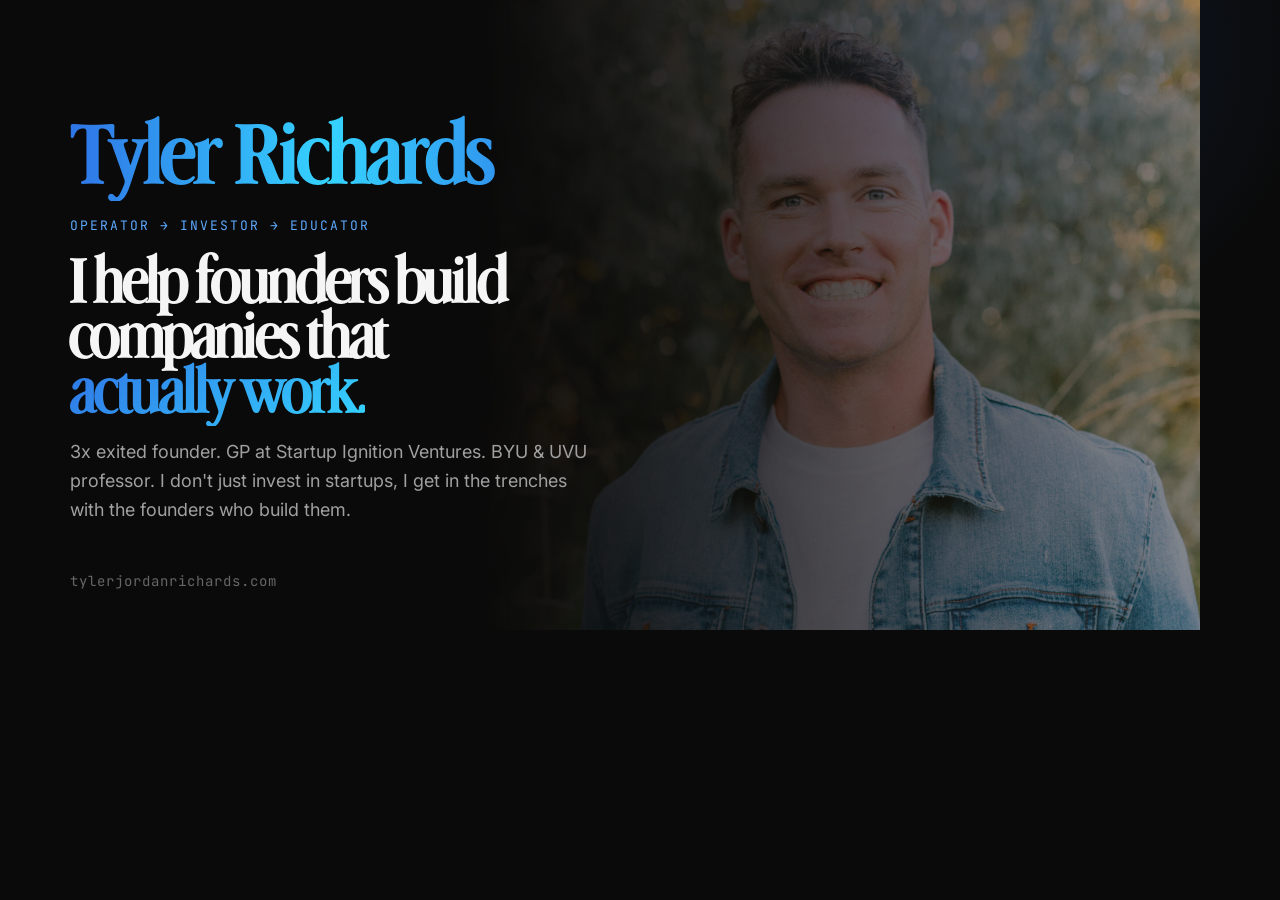
<file: og-card.html>
<!DOCTYPE html>
<html>
<head>
  <meta charset="UTF-8">
  <link rel="preconnect" href="https://fonts.googleapis.com">
  <link rel="preconnect" href="https://fonts.gstatic.com" crossorigin>
  <link href="https://fonts.googleapis.com/css2?family=Inter:wght@400;500;600;700&family=JetBrains+Mono:wght@400;500;600&display=swap" rel="stylesheet">
  <style>
    @font-face {
      font-family: 'Advercase';
      src: url('fonts/advercase-regular.woff2') format('woff2');
      font-weight: 400 500; font-style: normal;
    }
    @font-face {
      font-family: 'Advercase';
      src: url('fonts/advercase-bold.woff2') format('woff2');
      font-weight: 600 800; font-style: normal;
    }
    * { margin: 0; padding: 0; box-sizing: border-box; }
    body {
      width: 1200px;
      height: 630px;
      background: #0a0a0a;
      font-family: 'Inter', system-ui, sans-serif;
      color: #f5f5f5;
      display: flex;
      align-items: center;
      position: relative;
      overflow: hidden;
    }

    /* Profile image on right */
    .bg-image {
      position: absolute;
      top: 0;
      right: 0;
      bottom: 0;
      width: 60%;
      background: url('img/tyler-headshot.jpg') center center / cover no-repeat;
      opacity: 0.8;
      -webkit-mask-image: linear-gradient(to left, rgba(0,0,0,0.8) 0%, transparent 100%);
      mask-image: linear-gradient(to left, rgba(0,0,0,0.8) 0%, transparent 100%);
    }

    /* Accent glow */
    .glow {
      position: absolute;
      top: -40%;
      right: -10%;
      width: 600px;
      height: 600px;
      background: radial-gradient(circle, rgba(47,117,230,0.35) 0%, transparent 70%);
      opacity: 0.4;
      pointer-events: none;
    }

    .content {
      position: relative;
      padding: 60px 70px;
      max-width: 750px;
    }

    .name {
      font-family: 'Advercase', 'Space Grotesk', system-ui, sans-serif;
      font-size: 70px;
      font-weight: 800;
      letter-spacing: -1px;
      margin-bottom: 16px;
      background: linear-gradient(90deg, #2F75E6, #35D3FF, #2F75E6);
      -webkit-background-clip: text;
      -webkit-text-fill-color: transparent;
      background-clip: text;
    }

    .eyebrow {
      font-family: 'JetBrains Mono', monospace;
      font-size: 13px;
      color: #5CA8FF;
      letter-spacing: 2px;
      text-transform: uppercase;
      margin-bottom: 20px;
    }

    h1 {
      font-family: 'Advercase', 'Space Grotesk', system-ui, sans-serif;
      font-size: 52px;
      font-weight: 800;
      line-height: 1.05;
      letter-spacing: -2px;
      margin-bottom: 20px;
    }

    .gradient-text {
      background: linear-gradient(135deg, #2F75E6, #35D3FF);
      -webkit-background-clip: text;
      -webkit-text-fill-color: transparent;
      background-clip: text;
    }

    .subtitle {
      font-size: 18px;
      color: #a0a0a0;
      line-height: 1.6;
      max-width: 520px;
    }

    .url {
      position: absolute;
      bottom: 40px;
      left: 70px;
      font-family: 'JetBrains Mono', monospace;
      font-size: 14px;
      color: #666;
      letter-spacing: 1px;
    }
  </style>
</head>
<body>
  <div class="bg-image"></div>
  <div class="glow"></div>
  <div class="content">
    <div class="name">Tyler Richards</div>
    <div class="eyebrow">Operator &rarr; Investor &rarr; Educator</div>
    <h1>I help founders build<br>companies that<br><span class="gradient-text">actually work.</span></h1>
    <p class="subtitle">3x exited founder. GP at Startup Ignition Ventures. BYU &amp; UVU professor. I don't just invest in startups, I get in the trenches with the founders who build them.</p>
  </div>
  <div class="url">tylerjordanrichards.com</div>
</body>
</html>
</file>
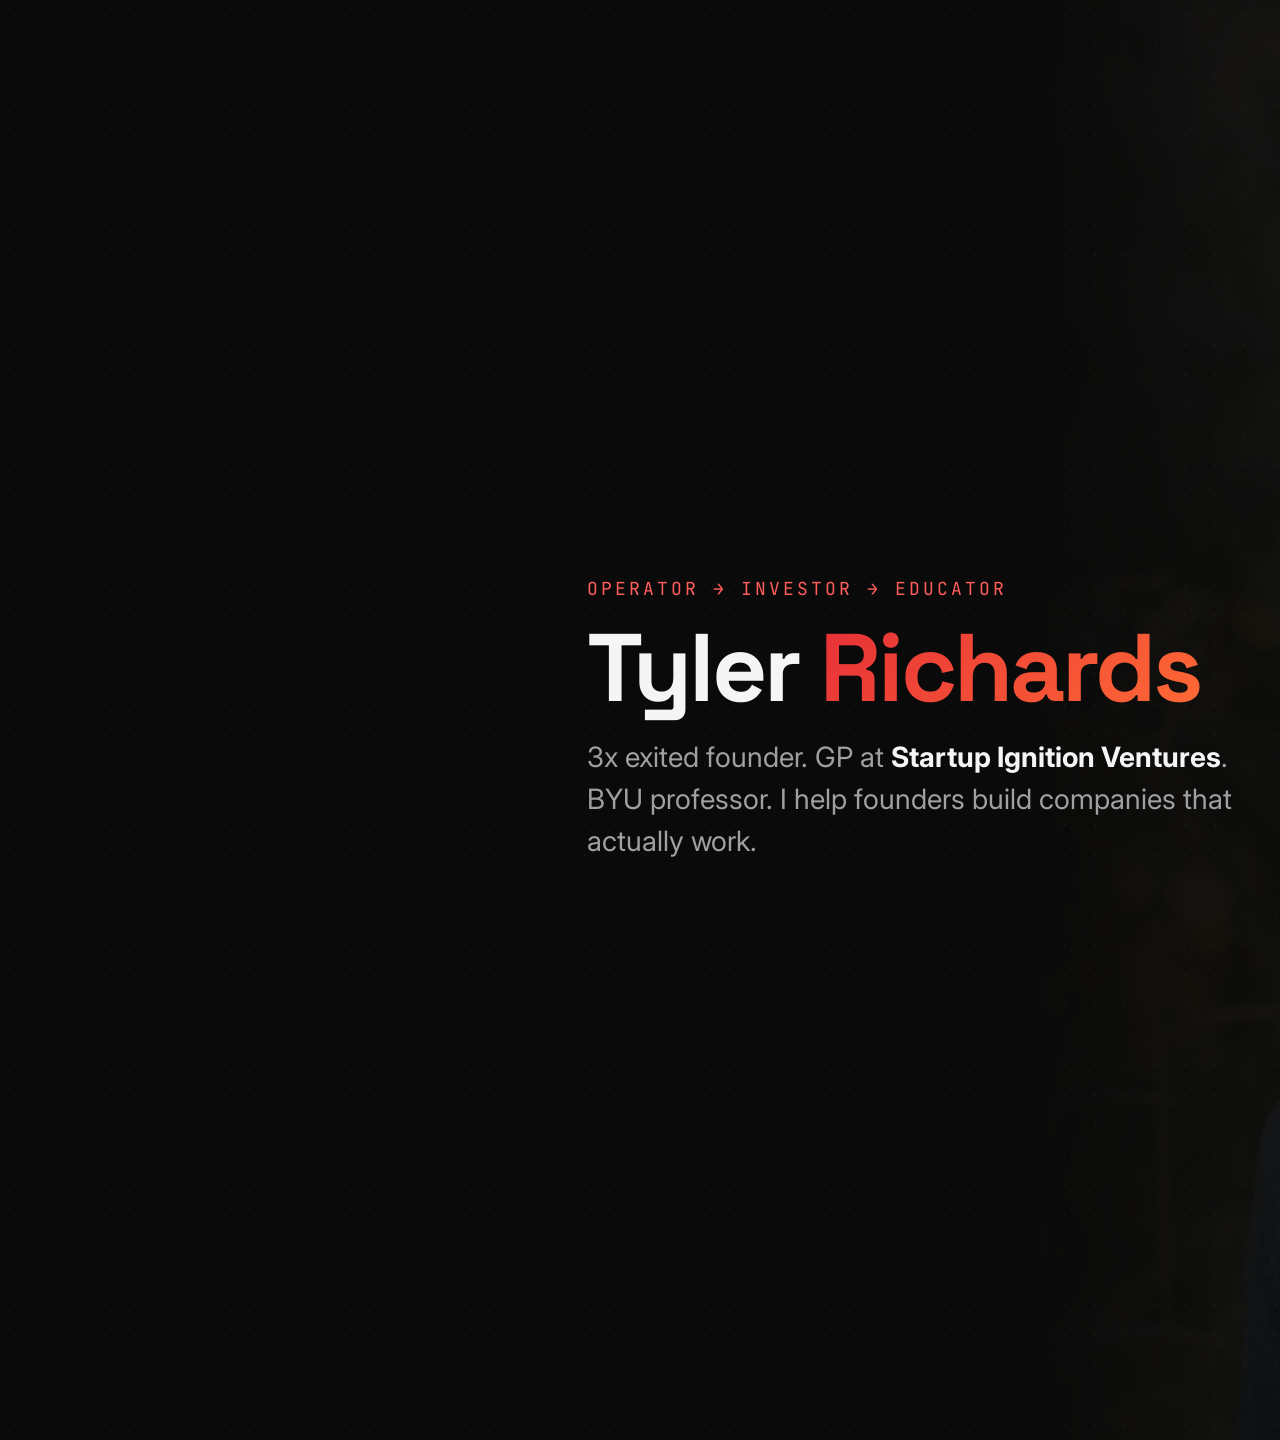
<file: youtube-banner-capture.html>
<!DOCTYPE html>
<html>
<head>
  <meta charset="UTF-8">
  <link rel="preconnect" href="https://fonts.googleapis.com">
  <link rel="preconnect" href="https://fonts.gstatic.com" crossorigin>
  <link href="https://fonts.googleapis.com/css2?family=Inter:wght@400;500;600;700&family=JetBrains+Mono:wght@400;500;600&family=Space+Grotesk:wght@500;600;700;800&display=swap" rel="stylesheet">
  <style>
    * { margin: 0; padding: 0; box-sizing: border-box; }
    body { margin: 0; padding: 0; width: 2560px; height: 1440px; overflow: hidden; }

    .banner {
      width: 2560px;
      height: 1440px;
      background: #0a0a0a;
      position: relative;
      overflow: hidden;
    }

    .banner::before {
      content: '';
      position: absolute;
      top: 0;
      right: 0;
      bottom: 0;
      width: 60%;
      background: url('img/tyler-headshot.jpg') center center / cover no-repeat;
      opacity: 0.35;
      -webkit-mask-image: linear-gradient(to right, transparent 0%, rgba(0,0,0,0.5) 40%, rgba(0,0,0,1) 100%);
      mask-image: linear-gradient(to right, transparent 0%, rgba(0,0,0,0.5) 40%, rgba(0,0,0,1) 100%);
    }

    .banner::after {
      content: '';
      position: absolute;
      top: -20%;
      right: 10%;
      width: 800px;
      height: 800px;
      background: radial-gradient(circle, rgba(230, 47, 55, 0.2) 0%, transparent 70%);
      pointer-events: none;
    }

    .dot-overlay {
      position: absolute;
      inset: 0;
      background-image: radial-gradient(rgba(255,255,255,0.03) 1px, transparent 1px);
      background-size: 30px 30px;
      pointer-events: none;
      z-index: 1;
    }

    .banner-content {
      position: absolute;
      top: 508px;
      left: 507px;
      width: 1546px;
      height: 423px;
      display: flex;
      align-items: center;
      padding: 0 80px;
      z-index: 5;
    }

    .banner-text { max-width: 900px; }

    .banner-eyebrow {
      font-family: 'JetBrains Mono', monospace;
      font-size: 18px;
      color: #ff5c5c;
      letter-spacing: 3px;
      text-transform: uppercase;
      margin-bottom: 20px;
    }

    .banner-name {
      font-family: 'Space Grotesk', sans-serif;
      font-size: 96px;
      font-weight: 800;
      letter-spacing: -3px;
      line-height: 1;
      margin-bottom: 20px;
      color: #f5f5f5;
    }

    .banner-name .gradient-text {
      background: linear-gradient(135deg, #E62F37, #ff6b35);
      -webkit-background-clip: text;
      -webkit-text-fill-color: transparent;
      background-clip: text;
    }

    .banner-tagline {
      font-family: 'Inter', sans-serif;
      font-size: 28px;
      color: #a0a0a0;
      line-height: 1.5;
      max-width: 700px;
    }

    .banner-tagline strong { color: #f5f5f5; }

    .banner-bottom-right {
      position: absolute;
      bottom: 540px;
      right: 560px;
      z-index: 5;
      text-align: right;
    }

    .banner-follow-text {
      font-family: 'Inter', sans-serif;
      font-size: 18px;
      color: #666;
      display: block;
      margin-bottom: 10px;
    }

    .banner-follow-brand {
      display: flex;
      align-items: center;
      gap: 14px;
      justify-content: flex-end;
    }

    .banner-si-logo { height: 32px; width: auto; opacity: 0.8; }

    .banner-handle {
      font-family: 'JetBrains Mono', monospace;
      font-size: 20px;
      color: #a0a0a0;
      font-weight: 500;
    }
  </style>
</head>
<body>
  <div class="banner">
    <div class="dot-overlay"></div>
    <div class="banner-content">
      <div class="banner-text">
        <div class="banner-eyebrow">Operator &rarr; Investor &rarr; Educator</div>
        <div class="banner-name">Tyler <span class="gradient-text">Richards</span></div>
        <div class="banner-tagline">3x exited founder. GP at <strong>Startup Ignition Ventures</strong>. BYU professor. I help founders build companies that actually work.</div>
      </div>
    </div>
    <div class="banner-bottom-right">
      <span class="banner-follow-text">More content on</span>
      <div class="banner-follow-brand">
        <img src="img/logo-startupignition.svg" alt="Startup Ignition" class="banner-si-logo">
        <span class="banner-handle">@StartupIgnition</span>
      </div>
    </div>
  </div>
</body>
</html>
</file>
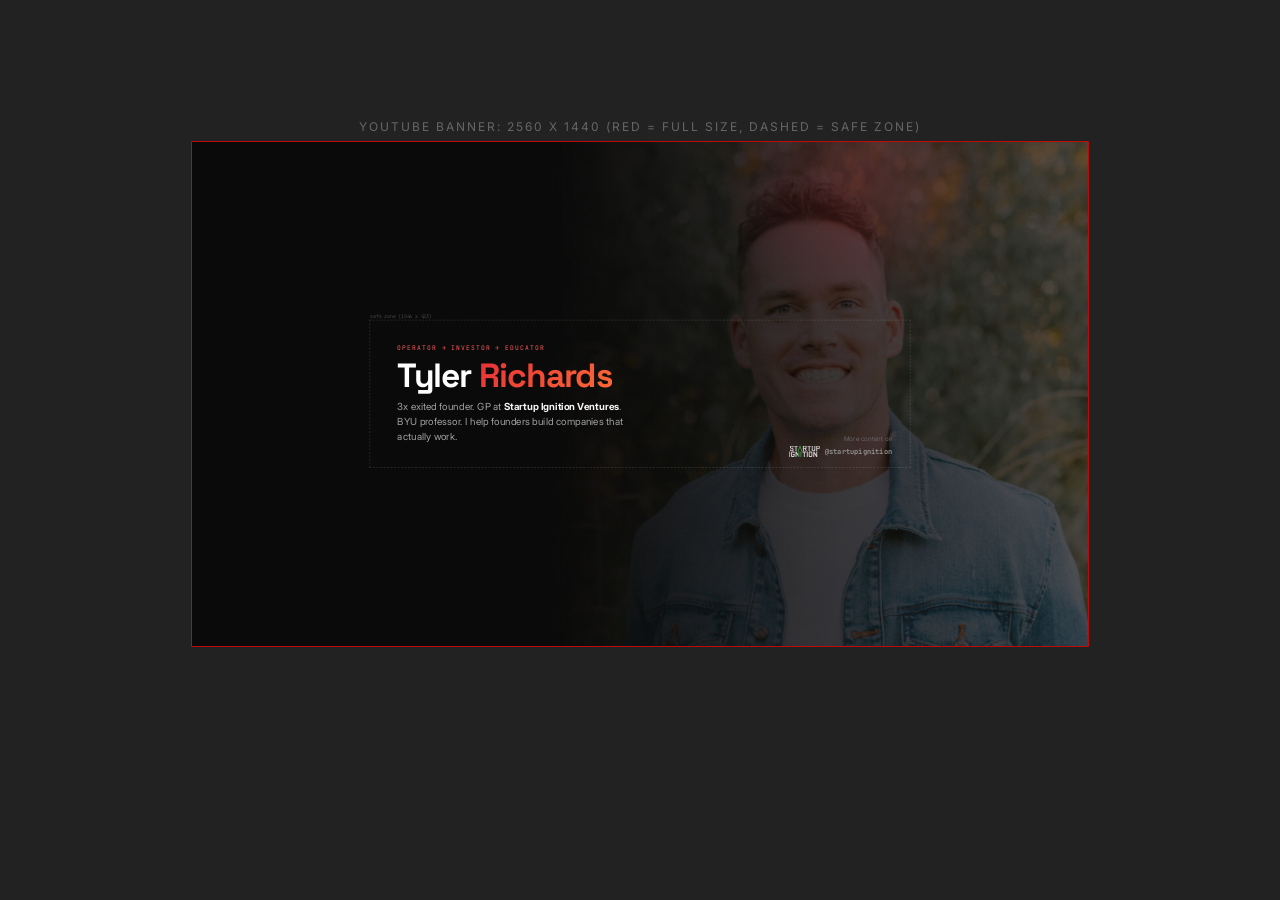
<file: youtube-banner.html>
<!DOCTYPE html>
<html>
<head>
  <meta charset="UTF-8">
  <link rel="preconnect" href="https://fonts.googleapis.com">
  <link rel="preconnect" href="https://fonts.gstatic.com" crossorigin>
  <link href="https://fonts.googleapis.com/css2?family=Inter:wght@400;500;600;700&family=JetBrains+Mono:wght@400;500;600&family=Space+Grotesk:wght@500;600;700;800&display=swap" rel="stylesheet">
  <style>
    * { margin: 0; padding: 0; box-sizing: border-box; }

    body {
      background: #222;
      display: flex;
      flex-direction: column;
      align-items: center;
      justify-content: center;
      min-height: 100vh;
      font-family: 'Inter', sans-serif;
      color: #fff;
      padding: 40px;
    }

    .label { font-size: 12px; color: #666; margin-bottom: 8px; text-transform: uppercase; letter-spacing: 2px; }

    /* Full banner 2560x1440 */
    .banner {
      width: 2560px;
      height: 1440px;
      background: #0a0a0a;
      position: relative;
      overflow: hidden;
      transform: scale(0.35);
      transform-origin: top center;
      margin-bottom: -800px;
      outline: 2px solid red;
    }

    /* Safe zone indicator */
    .safe-zone {
      position: absolute;
      top: 508px;
      left: 507px;
      width: 1546px;
      height: 423px;
      border: 2px dashed rgba(255,255,255,0.15);
      z-index: 10;
      pointer-events: none;
    }
    .safe-label {
      position: absolute;
      top: -20px;
      left: 0;
      font-size: 14px;
      color: rgba(255,255,255,0.25);
      font-family: 'JetBrains Mono', monospace;
    }

    /* Background image */
    .banner::before {
      content: '';
      position: absolute;
      top: 0;
      right: 0;
      bottom: 0;
      width: 60%;
      background: url('img/tyler-headshot.jpg') center center / cover no-repeat;
      opacity: 0.35;
      -webkit-mask-image: linear-gradient(to right, transparent 0%, rgba(0,0,0,0.5) 40%, rgba(0,0,0,1) 100%);
      mask-image: linear-gradient(to right, transparent 0%, rgba(0,0,0,0.5) 40%, rgba(0,0,0,1) 100%);
    }

    /* Red glow */
    .banner::after {
      content: '';
      position: absolute;
      top: -20%;
      right: 10%;
      width: 800px;
      height: 800px;
      background: radial-gradient(circle, rgba(230, 47, 55, 0.2) 0%, transparent 70%);
      pointer-events: none;
    }

    /* Content - centered in safe zone */
    .banner-content {
      position: absolute;
      top: 508px;
      left: 507px;
      width: 1546px;
      height: 423px;
      display: flex;
      align-items: center;
      padding: 0 80px;
      z-index: 5;
    }

    .banner-text {
      max-width: 900px;
    }

    .banner-eyebrow {
      font-family: 'JetBrains Mono', monospace;
      font-size: 18px;
      color: #ff5c5c;
      letter-spacing: 3px;
      text-transform: uppercase;
      margin-bottom: 20px;
    }

    .banner-name {
      font-family: 'Space Grotesk', sans-serif;
      font-size: 96px;
      font-weight: 800;
      letter-spacing: -3px;
      line-height: 1;
      margin-bottom: 20px;
    }

    .banner-name .gradient-text {
      background: linear-gradient(135deg, #E62F37, #ff6b35);
      -webkit-background-clip: text;
      -webkit-text-fill-color: transparent;
      background-clip: text;
    }

    .banner-tagline {
      font-size: 28px;
      color: #a0a0a0;
      line-height: 1.5;
      max-width: 700px;
    }

    .banner-tagline strong {
      color: #f5f5f5;
    }

    /* Bottom right follow CTA */
    .banner-bottom-right {
      position: absolute;
      bottom: 540px;
      right: 560px;
      z-index: 5;
      text-align: right;
    }

    .banner-follow-text {
      font-size: 18px;
      color: #666;
      display: block;
      margin-bottom: 10px;
    }

    .banner-follow-brand {
      display: flex;
      align-items: center;
      gap: 14px;
      justify-content: flex-end;
    }

    .banner-si-logo {
      height: 32px;
      width: auto;
      opacity: 0.8;
    }

    .banner-handle {
      font-family: 'JetBrains Mono', monospace;
      font-size: 20px;
      color: #a0a0a0;
      font-weight: 500;
    }

    /* Subtle dot pattern overlay */
    .dot-overlay {
      position: absolute;
      inset: 0;
      background-image: radial-gradient(rgba(255,255,255,0.03) 1px, transparent 1px);
      background-size: 30px 30px;
      pointer-events: none;
      z-index: 1;
    }
  </style>
</head>
<body>

  <div class="label">YouTube Banner: 2560 x 1440 (red = full size, dashed = safe zone)</div>

  <div class="banner">
    <div class="dot-overlay"></div>

    <div class="safe-zone">
      <div class="safe-label">safe zone (1546 x 423)</div>
    </div>

    <div class="banner-content">
      <div class="banner-text">
        <div class="banner-eyebrow">Operator &rarr; Investor &rarr; Educator</div>
        <div class="banner-name">Tyler <span class="gradient-text">Richards</span></div>
        <div class="banner-tagline">3x exited founder. GP at <strong>Startup Ignition Ventures</strong>. BYU professor. I help founders build companies that actually work.</div>
      </div>
    </div>

    <div class="banner-bottom-right">
      <span class="banner-follow-text">More content on</span>
      <div class="banner-follow-brand">
        <img src="img/logo-startupignition.svg" alt="Startup Ignition" class="banner-si-logo">
        <span class="banner-handle">@startupignition</span>
      </div>
    </div>
  </div>

</body>
</html>
</file>
<file: css/site.css>
/* --- Advercase (headings) --- */
@font-face {
  font-family: 'Advercase';
  src: url('../fonts/advercase-regular.woff2') format('woff2');
  font-weight: 400 500;
  font-style: normal;
  font-display: swap;
}
@font-face {
  font-family: 'Advercase';
  src: url('../fonts/advercase-bold.woff2') format('woff2');
  font-weight: 600 800;
  font-style: normal;
  font-display: swap;
}

/* ============================================
   tylerjordanrichards.com - Tyler Richards Personal Site
   Dark theme, modern layout, zero dependencies
   ============================================ */

/* --- Reset & Base --- */
*, *::before, *::after {
  margin: 0;
  padding: 0;
  box-sizing: border-box;
}

:root {
  /* Colors */
  --bg: #0a0a0a;
  --bg-elevated: #111111;
  --bg-card: rgba(255, 255, 255, 0.04);
  --bg-card-hover: rgba(255, 255, 255, 0.07);
  --border: rgba(255, 255, 255, 0.08);
  --border-hover: rgba(255, 255, 255, 0.15);
  --text: #f5f5f5;
  --text-secondary: #a0a0a0;
  --text-muted: #666666;
  --accent: #2F75E6;
  --accent-light: #5CA8FF;
  --accent-gradient: linear-gradient(135deg, #2F75E6, #35D3FF);
  --accent-glow: rgba(47, 117, 230, 0.3);

  /* Typography */
  --font-heading: 'Advercase', 'Space Grotesk', system-ui, sans-serif;
  --font-body: 'Inter', system-ui, sans-serif;
  --font-mono: 'JetBrains Mono', 'Fira Code', monospace;

  /* Spacing */
  --section-padding: 120px 0;
  --container-width: 1200px;
  --container-padding: 0 24px;
}

html {
  scroll-behavior: smooth;
  -webkit-font-smoothing: antialiased;
  -moz-osx-font-smoothing: grayscale;
  overflow-x: hidden;
}

body {
  font-family: var(--font-body);
  background-color: var(--bg);
  color: var(--text);
  line-height: 1.6;
  overflow-x: hidden;
}

a {
  color: var(--accent-light);
  text-decoration: none;
  transition: color 0.2s;
}

a:hover {
  color: var(--text);
}

img {
  max-width: 100%;
  height: auto;
}

.container {
  max-width: var(--container-width);
  margin: 0 auto;
  padding: var(--container-padding);
}

/* --- Navigation --- */
.nav {
  position: fixed;
  top: 0;
  left: 0;
  right: 0;
  z-index: 1000;
  padding: 16px 24px;
  transition: background 0.3s, backdrop-filter 0.3s;
}

.nav.scrolled {
  background: rgba(10, 10, 10, 0.85);
  backdrop-filter: blur(20px);
  -webkit-backdrop-filter: blur(20px);
  border-bottom: 1px solid var(--border);
}

.nav-inner {
  max-width: var(--container-width);
  margin: 0 auto;
  display: flex;
  align-items: center;
  justify-content: space-between;
}

.nav-logo {
  font-family: var(--font-heading);
  font-size: 20px;
  font-weight: 700;
  color: var(--text);
  letter-spacing: -0.5px;
}

.nav-logo span {
  color: var(--accent);
}

.nav-links {
  display: flex;
  align-items: center;
  gap: 32px;
  list-style: none;
}

.nav-links a {
  font-size: 14px;
  color: var(--text-secondary);
  font-weight: 500;
  transition: color 0.2s;
}

.nav-links a:hover {
  color: var(--text);
}

.nav-cta {
  font-size: 14px !important;
  color: var(--text) !important;
  background: var(--accent-gradient);
  padding: 8px 20px;
  border-radius: 8px;
  font-weight: 600 !important;
  transition: opacity 0.2s, transform 0.2s !important;
}

.nav-cta:hover {
  opacity: 0.9;
  transform: translateY(-1px);
}

.nav-toggle {
  display: none;
  background: none;
  border: none;
  color: var(--text);
  font-size: 24px;
  cursor: pointer;
  padding: 4px;
}

/* --- Hero Section --- */
.hero {
  min-height: 100vh;
  display: flex;
  align-items: center;
  position: relative;
  overflow: hidden;
  padding: 120px 24px 80px;
}

#hero-particles {
  position: absolute;
  top: 0;
  left: 0;
  width: 100%;
  height: 100%;
  z-index: 0;
  pointer-events: none;
}

.hero::before {
  content: '';
  position: absolute;
  top: 0;
  right: 0;
  bottom: 0;
  width: 50%;
  background: url('../img/tyler-headshot.jpg') center center / cover no-repeat;
  opacity: 0.45;
  pointer-events: none;
  -webkit-mask-image: linear-gradient(to right, transparent 0%, rgba(0,0,0,0.5) 40%, rgba(0,0,0,1) 100%);
  mask-image: linear-gradient(to right, transparent 0%, rgba(0,0,0,0.5) 40%, rgba(0,0,0,1) 100%);
}

/* Tyler, cut out with Vision person segmentation, at full opacity */
.hero-subject {
  position: absolute;
  top: 0;
  right: 0;
  bottom: 0;
  width: 50%;
  background: url('../img/tyler-cutout.webp') center center / cover no-repeat;
  opacity: 1;
  z-index: 1;
  pointer-events: none;
  -webkit-mask-image: linear-gradient(to right, transparent 0%, rgba(0,0,0,0.75) 22%, rgba(0,0,0,1) 45%);
  mask-image: linear-gradient(to right, transparent 0%, rgba(0,0,0,0.75) 22%, rgba(0,0,0,1) 45%);
}

.hero::after {
  content: '';
  position: absolute;
  bottom: 0;
  left: 0;
  right: 0;
  height: 1px;
  background: linear-gradient(90deg, transparent, var(--border), transparent);
}

.hero-content {
  max-width: var(--container-width);
  margin: 0 auto;
  width: 100%;
  position: relative;
  z-index: 2;
}

.hero-eyebrow {
  font-family: var(--font-mono);
  font-size: 14px;
  color: var(--accent-light);
  letter-spacing: 2px;
  text-transform: uppercase;
  margin-bottom: 24px;
}

.hero h1 {
  font-family: var(--font-heading);
  font-size: clamp(40px, 6vw, 80px);
  font-weight: 800;
  line-height: 1.05;
  letter-spacing: -2px;
  margin-bottom: 24px;
}

.hero h1 .gradient-text {
  background: linear-gradient(135deg, #2F75E6, #35D3FF, #2F75E6, #35D3FF);
  background-size: 300% 300%;
  -webkit-background-clip: text;
  -webkit-text-fill-color: transparent;
  background-clip: text;
  animation: gradient-flow 6s ease infinite;
}

@keyframes gradient-flow {
  0% { background-position: 0% 50%; }
  50% { background-position: 100% 50%; }
  100% { background-position: 0% 50%; }
}

.hero-subtitle {
  font-size: clamp(18px, 2vw, 22px);
  color: var(--text-secondary);
  max-width: 600px;
  line-height: 1.6;
  margin-bottom: 48px;
}

.hero-ctas {
  display: flex;
  gap: 16px;
  flex-wrap: wrap;
}

.btn {
  display: inline-flex;
  align-items: center;
  gap: 8px;
  padding: 14px 28px;
  border-radius: 10px;
  font-family: var(--font-body);
  font-size: 15px;
  font-weight: 600;
  cursor: pointer;
  transition: all 0.2s;
  border: none;
  text-decoration: none;
}

.btn-primary {
  background: var(--accent-gradient);
  color: #fff;
  box-shadow: 0 4px 20px var(--accent-glow);
}

.btn-primary:hover {
  transform: translateY(-2px);
  box-shadow: 0 6px 30px var(--accent-glow);
  color: #fff;
}

.btn-secondary {
  background: var(--bg-card);
  color: var(--text);
  border: 1px solid var(--border);
}

.btn-secondary:hover {
  background: var(--bg-card-hover);
  border-color: var(--border-hover);
  transform: translateY(-2px);
  color: var(--text);
}

/* --- Section Utilities --- */
.section {
  padding: var(--section-padding);
  position: relative;
}

.section-divider {
  height: 1px;
  background: linear-gradient(90deg, transparent, var(--border), var(--accent-glow), var(--border), transparent);
  background-size: 200% 100%;
  animation: divider-shimmer 8s ease-in-out infinite;
}

@keyframes divider-shimmer {
  0%, 100% { background-position: 0% 0; }
  50% { background-position: 100% 0; }
}

.section-label {
  font-family: var(--font-mono);
  font-size: 13px;
  color: var(--accent-light);
  letter-spacing: 2px;
  text-transform: uppercase;
  margin-bottom: 16px;
}

.section-title {
  font-family: var(--font-heading);
  font-size: clamp(32px, 4vw, 52px);
  font-weight: 700;
  letter-spacing: -1.5px;
  line-height: 1.1;
  margin-bottom: 24px;
}

.section-subtitle {
  font-size: 18px;
  color: var(--text-secondary);
  max-width: 600px;
  line-height: 1.6;
}

/* --- Social Strip --- */
.social-strip {
  padding: 24px;
  border-top: 1px solid var(--border);
  border-bottom: 1px solid var(--border);
  background: var(--bg);
  overflow: hidden;
}

.social-strip-inner {
  max-width: var(--container-width);
  margin: 0 auto;
  display: flex;
  justify-content: center;
  gap: 12px;
  flex-wrap: wrap;
}

.social-link {
  display: inline-flex;
  align-items: center;
  gap: 8px;
  padding: 10px 20px;
  border-radius: 10px;
  background: var(--bg-card);
  border: 1px solid var(--border);
  color: var(--text-secondary);
  font-size: 14px;
  font-weight: 500;
  transition: all 0.2s;
  text-decoration: none;
}

.social-link:hover {
  background: var(--bg-card-hover);
  border-color: var(--border-hover);
  color: var(--text);
  transform: translateY(-2px);
}

.social-link svg {
  flex-shrink: 0;
}

/* --- Credibility Strip --- */
.credibility {
  padding: 80px 24px;
  border-top: 1px solid var(--border);
  border-bottom: 1px solid var(--border);
  background: var(--bg-elevated);
}

.stats-grid {
  display: grid;
  grid-template-columns: repeat(4, 1fr);
  gap: 48px;
  max-width: var(--container-width);
  margin: 0 auto;
  text-align: center;
}

.stat-number {
  font-family: var(--font-heading);
  font-size: clamp(36px, 5vw, 56px);
  font-weight: 800;
  background: linear-gradient(135deg, #2F75E6, #35D3FF, #2F75E6, #35D3FF);
  background-size: 300% 300%;
  -webkit-background-clip: text;
  -webkit-text-fill-color: transparent;
  background-clip: text;
  line-height: 1.1;
  animation: gradient-flow 6s ease infinite;
}

.stat-label {
  font-size: 14px;
  color: var(--text-secondary);
  margin-top: 8px;
  font-weight: 500;
}

/* --- Story / Timeline Section --- */
.story {
  padding: var(--section-padding);
  padding-left: 24px;
  padding-right: 24px;
}

.story-content {
  max-width: var(--container-width);
  margin: 0 auto;
}

/* Timeline container */
.timeline {
  position: relative;
  margin-top: 64px;
  padding-left: 40px;
}

/* Vertical line */
.timeline::before {
  content: '';
  position: absolute;
  left: 15px;
  top: 0;
  bottom: 0;
  width: 2px;
  background: linear-gradient(180deg, var(--accent) 0%, var(--border) 40%, var(--border) 60%, var(--accent) 100%);
}

/* Timeline item */
.timeline-item {
  position: relative;
  margin-bottom: 48px;
}

.timeline-item:last-child {
  margin-bottom: 0;
}

/* Glowing marker dot */
.timeline-marker {
  position: absolute;
  left: -33px;
  top: 32px;
  width: 14px;
  height: 14px;
  border-radius: 50%;
  background: var(--accent);
  box-shadow: 0 0 12px var(--accent-glow), 0 0 24px var(--accent-glow);
  z-index: 2;
  border: 2px solid var(--bg);
  animation: marker-pulse 3s ease-in-out infinite;
}

.timeline-item:nth-child(2) .timeline-marker { animation-delay: 0.6s; }
.timeline-item:nth-child(3) .timeline-marker { animation-delay: 1.2s; }
.timeline-item:nth-child(4) .timeline-marker { animation-delay: 1.8s; }
.timeline-item:nth-child(5) .timeline-marker { animation-delay: 2.4s; }

@keyframes marker-pulse {
  0%, 100% { box-shadow: 0 0 12px var(--accent-glow), 0 0 24px var(--accent-glow); transform: scale(1); }
  50% { box-shadow: 0 0 20px var(--accent-glow), 0 0 40px var(--accent-glow); transform: scale(1.3); }
}

/* Timeline card */
.timeline-card {
  display: grid;
  grid-template-columns: 1fr 1fr;
  gap: 0;
  background: var(--bg-card);
  border: 1px solid var(--border);
  border-radius: 16px;
  overflow: hidden;
  transition: all 0.4s ease;
}

.timeline-card:hover {
  border-color: var(--border-hover);
  transform: translateY(-4px);
  box-shadow: 0 20px 60px rgba(0, 0, 0, 0.4), 0 0 40px rgba(47, 117, 230, 0.05);
}

/* Reverse layout for alternating sides */
.timeline-card.reverse {
  direction: rtl;
}

.timeline-card.reverse > * {
  direction: ltr;
}

/* Card content */
.timeline-card-content {
  padding: 40px;
  display: flex;
  flex-direction: column;
  justify-content: center;
}

.timeline-era {
  font-family: var(--font-mono);
  font-size: 12px;
  color: var(--accent-light);
  text-transform: uppercase;
  letter-spacing: 2px;
  margin-bottom: 12px;
  display: block;
}

.timeline-card-content h3 {
  font-family: var(--font-heading);
  font-size: 24px;
  font-weight: 700;
  margin-bottom: 16px;
  color: var(--text);
  line-height: 1.2;
}

.timeline-card-content p {
  font-size: 15px;
  color: var(--text-secondary);
  line-height: 1.7;
}

/* Card image */
.timeline-card-image {
  overflow: hidden;
  position: relative;
}

.timeline-card-image.vignette::after {
  content: '';
  position: absolute;
  inset: 0;
  box-shadow: inset 0 0 80px 40px rgba(10, 10, 10, 0.7);
  pointer-events: none;
}

.timeline-card-image img {
  width: 100%;
  height: 100%;
  min-height: 280px;
  object-fit: cover;
  transition: transform 0.5s ease;
}

.timeline-card:hover .timeline-card-image img {
  transform: scale(1.05);
}

/* Responsive timeline */
@media (max-width: 768px) {
  .timeline {
    padding-left: 32px;
  }

  .timeline::before {
    left: 11px;
  }

  .timeline-marker {
    left: -29px;
    width: 12px;
    height: 12px;
  }

  .timeline-card,
  .timeline-card.reverse {
    grid-template-columns: 1fr;
    direction: ltr;
  }

  .timeline-card-image img {
    min-height: 200px;
  }

  .timeline-card-content {
    padding: 28px;
  }
}

/* --- Philosophy / Manifesto --- */
.philosophy {
  padding: var(--section-padding);
  padding-left: 24px;
  padding-right: 24px;
  background: var(--bg-elevated);
}

.philosophy-content {
  max-width: var(--container-width);
  margin: 0 auto;
}

.manifesto-grid {
  display: grid;
  grid-template-columns: repeat(2, 1fr);
  gap: 24px;
  margin-top: 48px;
}

.manifesto-item {
  background: var(--bg-card);
  border: 1px solid var(--border);
  border-radius: 16px;
  padding: 32px;
  transition: all 0.3s;
}

.manifesto-item:hover {
  background: var(--bg-card-hover);
  border-color: var(--border-hover);
  transform: translateY(-2px);
}

.manifesto-item h3 {
  font-family: var(--font-heading);
  font-size: 20px;
  font-weight: 700;
  margin-bottom: 12px;
  color: var(--text);
}

.manifesto-item p {
  font-size: 15px;
  color: var(--text-secondary);
  line-height: 1.6;
}

.manifesto-item .icon {
  font-size: 28px;
  margin-bottom: 16px;
  display: block;
  animation: icon-float 4s ease-in-out infinite;
}

.manifesto-item:nth-child(2) .icon { animation-delay: 0.5s; }
.manifesto-item:nth-child(3) .icon { animation-delay: 1s; }
.manifesto-item:nth-child(4) .icon { animation-delay: 1.5s; }
.manifesto-item:nth-child(5) .icon { animation-delay: 2s; }
.manifesto-item:nth-child(6) .icon { animation-delay: 2.5s; }

@keyframes icon-float {
  0%, 100% { transform: translateY(0); }
  50% { transform: translateY(-4px); }
}

/* --- What I Do (Pathways) --- */
.pathways {
  padding: var(--section-padding);
  padding-left: 24px;
  padding-right: 24px;
}

.pathways-content {
  max-width: var(--container-width);
  margin: 0 auto;
}

.pathways-grid {
  display: grid;
  grid-template-columns: repeat(3, 1fr);
  gap: 24px;
  margin-top: 48px;
}

.pathway-card {
  background: var(--bg-card);
  border: 1px solid var(--border);
  border-radius: 16px;
  padding: 40px 32px;
  transition: all 0.3s;
  display: flex;
  flex-direction: column;
}

.pathway-card:hover {
  background: var(--bg-card-hover);
  border-color: var(--border-hover);
  transform: translateY(-4px);
  box-shadow: 0 20px 60px rgba(0, 0, 0, 0.3);
}

.pathway-card .card-icon {
  width: 48px;
  height: 48px;
  border-radius: 12px;
  background: var(--accent-gradient);
  display: flex;
  align-items: center;
  justify-content: center;
  font-size: 22px;
  margin-bottom: 24px;
  animation: card-icon-glow 3s ease-in-out infinite;
}

.pathway-card:nth-child(2) .card-icon { animation-delay: 1s; }
.pathway-card:nth-child(3) .card-icon { animation-delay: 2s; }

@keyframes card-icon-glow {
  0%, 100% { box-shadow: 0 0 0 rgba(47, 117, 230, 0); }
  50% { box-shadow: 0 0 20px var(--accent-glow), 0 0 40px rgba(47, 117, 230, 0.1); }
}

.pathway-card h3 {
  font-family: var(--font-heading);
  font-size: 22px;
  font-weight: 700;
  margin-bottom: 12px;
}

.pathway-card p {
  font-size: 15px;
  color: var(--text-secondary);
  line-height: 1.6;
  margin-bottom: 24px;
  flex-grow: 1;
}

.pathway-card ul {
  list-style: none;
  margin-bottom: 28px;
}

.pathway-card ul li {
  font-size: 14px;
  color: var(--text-secondary);
  padding: 6px 0;
  border-bottom: 1px solid var(--border);
}

.pathway-card ul li:last-child {
  border-bottom: none;
}

.pathway-card ul li::before {
  content: '\2192';
  margin-right: 10px;
  color: var(--accent-light);
}

.pathway-card .btn {
  width: 100%;
  justify-content: center;
  margin-top: auto;
}

/* --- Case Studies --- */
.case-studies {
  padding: var(--section-padding);
  padding-left: 24px;
  padding-right: 24px;
  background: var(--bg-elevated);
}

.case-studies-content {
  max-width: var(--container-width);
  margin: 0 auto;
}

.case-grid {
  display: grid;
  grid-template-columns: repeat(12, 1fr);
  gap: 24px;
  margin-top: 48px;
}

.case-grid > .case-featured {
  grid-column: span 12;
}

.case-grid > .case-card:not(.case-featured):not(.investment-card) {
  grid-column: span 4;
}

.case-grid > .investment-card {
  grid-column: span 3;
}

.case-card {
  background: var(--bg-card);
  border: 1px solid var(--border);
  border-radius: 16px;
  overflow: hidden;
  transition: all 0.3s;
}

.case-card:hover {
  border-color: var(--border-hover);
  transform: translateY(-2px);
}

.case-card-image {
  width: 100%;
  height: 200px;
  overflow: hidden;
  background: var(--bg);
}

.case-card-image img {
  width: 100%;
  height: 100%;
  object-fit: cover;
  transition: transform 0.3s;
}

.case-card:hover .case-card-image img {
  transform: scale(1.03);
}

.case-card-body {
  padding: 28px;
}

.case-card-logo {
  margin-bottom: 20px;
  padding: 16px 0;
}

.case-card-logo img {
  height: 48px;
  width: auto;
  object-fit: contain;
  filter: brightness(0) invert(1);
  opacity: 0.7;
}

.play-link {
  display: inline-flex;
  align-items: center;
  gap: 12px;
  margin-top: 20px;
  padding: 12px 24px;
  border-radius: 10px;
  background: var(--bg-card);
  border: 1px solid var(--border);
  color: var(--text);
  font-size: 15px;
  font-weight: 600;
  transition: all 0.2s;
}

.play-link:hover {
  background: var(--bg-card-hover);
  border-color: var(--border-hover);
  color: var(--text);
  transform: translateY(-1px);
}

.play-icon {
  display: flex;
  align-items: center;
  justify-content: center;
  width: 32px;
  height: 32px;
  border-radius: 50%;
  background: var(--accent-gradient);
  font-size: 14px;
  color: #fff;
  flex-shrink: 0;
  animation: play-pulse 2s ease-in-out infinite;
}

@keyframes play-pulse {
  0%, 100% { box-shadow: 0 0 0 0 rgba(47, 117, 230, 0.4); }
  50% { box-shadow: 0 0 0 8px rgba(47, 117, 230, 0); }
}

.case-card-body .tag {
  font-family: var(--font-mono);
  font-size: 12px;
  color: var(--accent-light);
  text-transform: uppercase;
  letter-spacing: 1px;
  margin-bottom: 12px;
  display: inline-block;
}

.case-card-body .tag-acquired {
  background: rgba(255, 255, 255, 0.08);
  padding: 4px 10px;
  border-radius: 6px;
  color: #4ade80;
  margin-left: 8px;
}

.case-card-body h3 {
  font-family: var(--font-heading);
  font-size: 22px;
  font-weight: 700;
  margin-bottom: 12px;
}

.case-card-body p {
  font-size: 15px;
  color: var(--text-secondary);
  line-height: 1.6;
}

.case-featured {
  grid-column: 1 / -1;
  display: grid;
  grid-template-columns: 1fr 1fr;
}

/* Investment cards - 4 across */
.investment-card {
  text-align: center;
}

.investment-body {
  display: flex;
  flex-direction: column;
  align-items: center;
}

.investment-logo {
  height: 60px;
  display: flex;
  align-items: center;
  justify-content: center;
  margin-bottom: 16px;
}

.investment-logo img {
  max-height: 50px;
  max-width: 120px;
  object-fit: contain;
  filter: brightness(0) invert(1);
  opacity: 0.7;
  transition: opacity 0.3s;
}

.investment-logo img.no-invert {
  filter: none;
  opacity: 0.85;
}

.investment-card:hover .investment-logo img {
  opacity: 1;
}

.case-featured .case-card-image {
  height: 100%;
  min-height: 300px;
}

/* --- Content Hub --- */
.content-hub {
  padding: var(--section-padding);
  padding-left: 24px;
  padding-right: 24px;
}

.content-hub-inner {
  max-width: var(--container-width);
  margin: 0 auto;
}

.content-grid {
  display: grid;
  grid-template-columns: repeat(3, 1fr);
  gap: 24px;
  margin-top: 48px;
}

.content-card {
  background: var(--bg-card);
  border: 1px solid var(--border);
  border-radius: 16px;
  padding: 32px;
  transition: all 0.3s;
  display: flex;
  flex-direction: column;
}

.content-card:hover {
  background: var(--bg-card-hover);
  border-color: var(--border-hover);
  transform: translateY(-2px);
}

.content-card-image {
  width: 100%;
  height: 200px;
  overflow: hidden;
  border-radius: 8px;
  margin-bottom: 20px;
}

.content-card-image img {
  width: 100%;
  height: 100%;
  object-fit: cover;
  transition: transform 0.3s;
}

.content-card:hover .content-card-image img {
  transform: scale(1.03);
}

/* Browser frame for newsletter */
.browser-frame {
  border: 1px solid var(--border);
  border-radius: 10px;
  overflow: hidden;
  margin-bottom: 20px;
}

.browser-bar {
  padding: 10px 14px;
  background: #1a1a1a;
  border-bottom: 1px solid var(--border);
}

.browser-dots {
  display: flex;
  gap: 6px;
}

.browser-dots span {
  width: 10px;
  height: 10px;
  border-radius: 50%;
}

.browser-dots span:first-child { background: #ff5f57; }
.browser-dots span:nth-child(2) { background: #ffbd2e; }
.browser-dots span:last-child { background: #28c840; }

.browser-image {
  width: 100%;
  height: 170px;
  overflow: hidden;
}

.browser-image img {
  width: 100%;
  height: 100%;
  object-fit: cover;
  object-position: top;
}

.podcast-links {
  display: flex;
  gap: 12px;
  margin-top: 20px;
  width: 100%;
}

.icon-link {
  display: flex;
  align-items: center;
  justify-content: center;
  flex: 1;
  padding: 14px 28px;
  border-radius: 10px;
  background: var(--bg-card);
  border: 1px solid var(--border);
  color: var(--text-secondary);
  transition: all 0.2s;
}

.icon-link:hover {
  background: var(--bg-card-hover);
  border-color: var(--border-hover);
  color: var(--text);
  transform: translateY(-2px);
}

.content-card h3 {
  font-family: var(--font-heading);
  font-size: 18px;
  font-weight: 700;
  margin-bottom: 8px;
}

.content-card .meta {
  font-family: var(--font-mono);
  font-size: 12px;
  color: var(--text-muted);
  margin-bottom: 16px;
}

.content-card p {
  font-size: 15px;
  color: var(--text-secondary);
  line-height: 1.6;
  flex-grow: 1;
}

/* --- Personal Section --- */
.personal {
  padding: var(--section-padding);
  padding-left: 24px;
  padding-right: 24px;
  background: var(--bg-elevated);
}

.personal-content {
  max-width: var(--container-width);
  margin: 0 auto;
}

.personal-grid {
  display: grid;
  grid-template-columns: 1fr 1fr;
  gap: 80px;
  align-items: center;
  margin-top: 48px;
}

.personal-image img {
  border-radius: 16px;
  width: 100%;
  aspect-ratio: 4/3;
  object-fit: cover;
  object-position: center 35%;
}

.personal-text p {
  font-size: 17px;
  color: var(--text-secondary);
  line-height: 1.7;
  margin-bottom: 16px;
}

.personal-text strong {
  color: var(--text);
}

.personal-photos {
  display: grid;
  grid-template-columns: repeat(5, 1fr);
  gap: 16px;
  margin-top: 60px;
}

.personal-photo {
  position: relative;
  border-radius: 12px;
  overflow: hidden;
  aspect-ratio: 3/4;
  display: block;
  text-decoration: none;
}

.personal-photo img,
.personal-photo video {
  width: 100%;
  height: 100%;
  object-fit: cover;
  transition: transform 0.4s;
}

.personal-photo:hover img {
  transform: scale(1.05);
}

.photo-caption {
  position: absolute;
  bottom: 0;
  left: 0;
  right: 0;
  padding: 12px 16px;
  font-size: 13px;
  font-weight: 600;
  color: #fff;
  background: linear-gradient(transparent, rgba(0,0,0,0.7));
}

.play-caption::before {
  margin-right: 4px;
}

/* --- CTA Section --- */
.cta-section {
  padding: var(--section-padding);
  padding-left: 24px;
  padding-right: 24px;
  text-align: center;
  position: relative;
}

.cta-section::before {
  content: '';
  position: absolute;
  top: 50%;
  left: 50%;
  transform: translate(-50%, -50%);
  width: 600px;
  height: 600px;
  background: radial-gradient(circle, var(--accent-glow) 0%, transparent 70%);
  animation: cta-pulse 4s ease-in-out infinite;
}

@keyframes cta-pulse {
  0%, 100% { opacity: 0.3; transform: translate(-50%, -50%) scale(1); }
  50% { opacity: 0.6; transform: translate(-50%, -50%) scale(1.2); }
}

.cta-inner {
  max-width: 700px;
  margin: 0 auto;
  position: relative;
}

.cta-inner .section-title {
  margin-bottom: 16px;
}

.cta-inner p {
  font-size: 18px;
  color: var(--text-secondary);
  margin-bottom: 40px;
}

.cta-buttons {
  display: flex;
  justify-content: center;
  gap: 16px;
  flex-wrap: wrap;
}

.contact-cards {
  display: grid;
  grid-template-columns: repeat(3, 1fr);
  gap: 24px;
  max-width: var(--container-width);
  margin: 48px auto 0;
  padding: 0 24px;
  position: relative;
}

.contact-card {
  display: flex;
  flex-direction: column;
  align-items: center;
  text-align: center;
  padding: 48px 32px;
  background: var(--bg-card);
  border: 1px solid var(--border);
  border-radius: 16px;
  color: var(--text);
  text-decoration: none;
  transition: all 0.3s;
}

.contact-card:hover {
  background: var(--bg-card-hover);
  border-color: var(--border-hover);
  transform: translateY(-4px);
  color: var(--text);
}

.contact-card svg {
  color: var(--text-secondary);
  margin-bottom: 20px;
  transition: color 0.3s, transform 0.3s;
}

.contact-card:hover svg {
  color: var(--text);
  transform: scale(1.15);
}

.contact-card h3 {
  font-family: var(--font-heading);
  font-size: 20px;
  font-weight: 700;
  margin-bottom: 8px;
}

.contact-card p {
  font-size: 14px;
  color: var(--text-secondary);
  line-height: 1.5;
}

/* --- Footer --- */
.footer {
  padding: 48px 24px;
  border-top: 1px solid var(--border);
  background: var(--bg);
}

.footer-inner {
  max-width: var(--container-width);
  margin: 0 auto;
  display: flex;
  justify-content: space-between;
  align-items: center;
}

.footer-copy {
  font-size: 14px;
  color: var(--text-muted);
}

.footer-socials {
  display: flex;
  gap: 20px;
  list-style: none;
}

.footer-socials a {
  color: var(--text-muted);
  font-size: 14px;
  font-weight: 500;
  transition: color 0.2s;
}

.footer-socials a:hover {
  color: var(--text);
}

/* --- Scroll Animations --- */
.fade-in {
  opacity: 0;
  transform: translateY(30px);
  transition: opacity 0.6s ease, transform 0.6s ease;
}

.fade-in.visible {
  opacity: 1;
  transform: translateY(0);
}

.fade-in-delay-1 { transition-delay: 0.1s; }
.fade-in-delay-2 { transition-delay: 0.2s; }
.fade-in-delay-3 { transition-delay: 0.3s; }
.fade-in-delay-4 { transition-delay: 0.4s; }

/* --- Mobile Navigation --- */
.mobile-menu {
  display: none;
  position: fixed;
  top: 0;
  left: 0;
  right: 0;
  bottom: 0;
  background: rgba(10, 10, 10, 0.98);
  backdrop-filter: blur(20px);
  -webkit-backdrop-filter: blur(20px);
  z-index: 9999;
  flex-direction: column;
  align-items: center;
  justify-content: center;
  gap: 32px;
  overflow: hidden;
}

.mobile-menu.active {
  display: flex;
}


.mobile-menu a {
  font-family: var(--font-heading);
  font-size: 28px;
  font-weight: 600;
  color: var(--text-secondary);
  transition: color 0.2s;
}

.mobile-menu a:hover {
  color: var(--text);
}

.mobile-close {
  position: absolute;
  top: 8px;
  right: 8px;
  color: var(--text);
  font-size: 44px;
  line-height: 1;
  cursor: pointer;
  z-index: 10000;
  padding: 24px 32px;
  text-decoration: none;
  -webkit-tap-highlight-color: rgba(255,255,255,0.1);
  touch-action: manipulation;
  user-select: none;
}

/* --- Responsive --- */
@media (max-width: 1024px) {
  .pathways-grid {
    grid-template-columns: 1fr;
  }

  .case-featured {
    grid-template-columns: 1fr;
  }

  .case-featured .case-card-image {
    min-height: 200px;
  }

  .personal-photos {
    grid-template-columns: repeat(3, 1fr);
  }
}

@media (max-width: 768px) {
  :root {
    --section-padding: 80px 0;
  }

  /* Hero */
  .hero {
    padding: 0 20px 24px;
    min-height: 100vh;
    min-height: 100dvh;
    align-items: flex-end;
  }

  .hero-content {
    display: flex;
    flex-direction: column;
    justify-content: flex-end;
    width: 100%;
    min-height: 100vh;
    min-height: 100dvh;
    padding-top: 80px;
  }

  .hero h1 {
    font-size: 50px;
    letter-spacing: -1px;
    margin-bottom: 16px;
  }

  .hero::before {
    width: 100%;
    left: 0;
    top: 0;
    right: 0;
    bottom: 0;
    opacity: 0.35;
    background: url('../img/tyler-headshot.jpg') center top / contain no-repeat;
    -webkit-mask-image: linear-gradient(to top, transparent 0%, rgba(0,0,0,0.5) 40%, rgba(0,0,0,1) 100%);
    mask-image: linear-gradient(to top, transparent 0%, rgba(0,0,0,0.5) 40%, rgba(0,0,0,1) 100%);
  }

  .hero-subject {
    width: 100%;
    left: 0;
    top: 0;
    right: 0;
    bottom: 0;
    opacity: 1;
    background: url('../img/tyler-cutout.webp') center top / contain no-repeat;
    -webkit-mask-image: linear-gradient(to top, transparent 0%, transparent 42%, rgba(0,0,0,0.5) 62%, rgba(0,0,0,1) 88%);
    mask-image: linear-gradient(to top, transparent 0%, transparent 42%, rgba(0,0,0,0.5) 62%, rgba(0,0,0,1) 88%);
  }

  .hero::after {
    display: none;
  }

  .hero-eyebrow {
    margin-bottom: 12px;
    font-size: 11px;
  }

  .hero-subtitle {
    font-size: 18px;
    margin-bottom: 36px;
  }

  .hero-ctas {
    flex-direction: column;
    gap: 10px;
  }

  .hero-ctas .btn {
    width: 100%;
    justify-content: center;
    padding: 12px 24px;
  }

  /* Nav */
  .nav-toggle {
    display: block;
    z-index: 1001;
    font-size: 28px;
  }

  .nav-links {
    display: none !important;
  }

  /* Social strip */
  .social-strip-inner {
    gap: 8px;
  }

  .social-link {
    padding: 8px 14px;
    font-size: 13px;
  }

  .social-link span {
    display: none;
  }

  /* Stats */
  .stats-grid {
    grid-template-columns: repeat(2, 1fr);
    gap: 32px;
  }

  /* Timeline */
  .timeline {
    padding-left: 32px;
  }

  .timeline::before {
    left: 11px;
  }

  .timeline-marker {
    left: -29px;
    width: 12px;
    height: 12px;
  }

  .timeline-card,
  .timeline-card.reverse {
    grid-template-columns: 1fr;
    direction: ltr;
  }

  .timeline-card-image img {
    min-height: 200px;
  }

  .timeline-card-content {
    padding: 28px;
  }

  /* Story */
  .story-grid,
  .personal-grid {
    grid-template-columns: 1fr;
    gap: 40px;
  }

  /* Manifesto */
  .manifesto-grid {
    grid-template-columns: 1fr;
  }

  /* Case studies / Proof */
  .case-grid {
    grid-template-columns: repeat(2, 1fr);
  }

  .case-grid > .case-featured,
  .case-grid > .case-card:not(.case-featured):not(.investment-card) {
    grid-column: span 2;
  }

  .case-grid > .investment-card {
    grid-column: span 1;
  }

  .case-featured {
    grid-template-columns: 1fr;
  }

  .investment-card {
    padding: 20px;
  }

  /* Content hub */
  .content-grid {
    grid-template-columns: 1fr;
  }

  /* Personal photos */
  .personal-photos {
    grid-template-columns: repeat(2, 1fr);
    gap: 12px;
  }

  /* Contact cards */
  .contact-cards {
    grid-template-columns: 1fr;
  }

  /* CTA */
  .cta-inner {
    padding: 0 8px;
  }

  .section-title {
    font-size: 28px;
    letter-spacing: -1px;
  }

  .section-label {
    font-size: 12px;
  }

  /* Footer */
  .footer-inner {
    flex-direction: column;
    gap: 24px;
    text-align: center;
  }

  .footer-socials {
    flex-wrap: wrap;
    justify-content: center;
  }

  /* Play link */
  .play-link {
    font-size: 13px;
    padding: 10px 18px;
  }

  /* Podcast links */
  .podcast-links {
    gap: 8px;
  }
}

@media (max-width: 480px) {
  .stats-grid {
    grid-template-columns: 1fr;
    gap: 24px;
  }

  .hero h1 {
    font-size: 32px;
  }

  .personal-photos {
    grid-template-columns: repeat(2, 1fr);
  }

  .investment-logo img {
    max-width: 80px;
    max-height: 35px;
  }
}

/* --- Press Section --- */
.press {
  padding: var(--section-padding);
  padding-left: 24px;
  padding-right: 24px;
}

.press-inner {
  max-width: var(--container-width);
  margin: 0 auto;
}

.press-list {
  margin-top: 36px;
  border-top: 1px solid var(--border);
}

.press-item {
  display: grid;
  grid-template-columns: 180px 1fr auto 20px;
  align-items: center;
  gap: 24px;
  padding: 18px 8px;
  border-bottom: 1px solid var(--border);
  text-decoration: none;
  color: inherit;
  transition: background 0.25s, padding 0.25s;
}

.press-item:hover {
  background: var(--bg-card);
  padding-left: 16px;
  padding-right: 0;
}

.press-outlet {
  display: flex;
  align-items: center;
  gap: 9px;
  font-family: var(--font-mono);
  font-size: 11px;
  letter-spacing: 0.1em;
  text-transform: uppercase;
  color: var(--accent);
}

.press-icon {
  width: 18px;
  height: 18px;
  flex-shrink: 0;
  border-radius: 4px;
  object-fit: contain;
  background: rgba(255, 255, 255, 0.06);
  opacity: 0.85;
  transition: opacity 0.25s;
}

.press-item:hover .press-icon {
  opacity: 1;
}

.press-title {
  font-family: var(--font-body);
  font-size: 16px;
  font-weight: 500;
  color: var(--text);
  line-height: 1.4;
}

.press-date {
  font-family: var(--font-mono);
  font-size: 12px;
  color: var(--text-muted);
  white-space: nowrap;
}

.press-arrow {
  font-size: 15px;
  line-height: 1;
  color: var(--text-muted);
  transition: color 0.25s, transform 0.25s;
  justify-self: end;
}

.press-item:hover .press-arrow {
  color: var(--accent);
  transform: translate(2px, -2px);
}

@media (max-width: 768px) {
  .press-item {
    grid-template-columns: 1fr auto;
    gap: 6px 16px;
    padding: 16px 4px;
  }

  .press-outlet { grid-column: 1; }
  .press-date   { grid-column: 2; grid-row: 1; justify-self: end; }
  .press-title  { grid-column: 1 / -1; grid-row: 2; font-size: 15px; }
  .press-arrow  { display: none; }

  .press-item:hover { padding-left: 4px; padding-right: 4px; }
}

/* Written Insights card: three links, keep them on one line and uniform */
.content-card .btn-secondary {
  white-space: nowrap;
  padding-left: 14px;
  padding-right: 14px;
}
</file>
